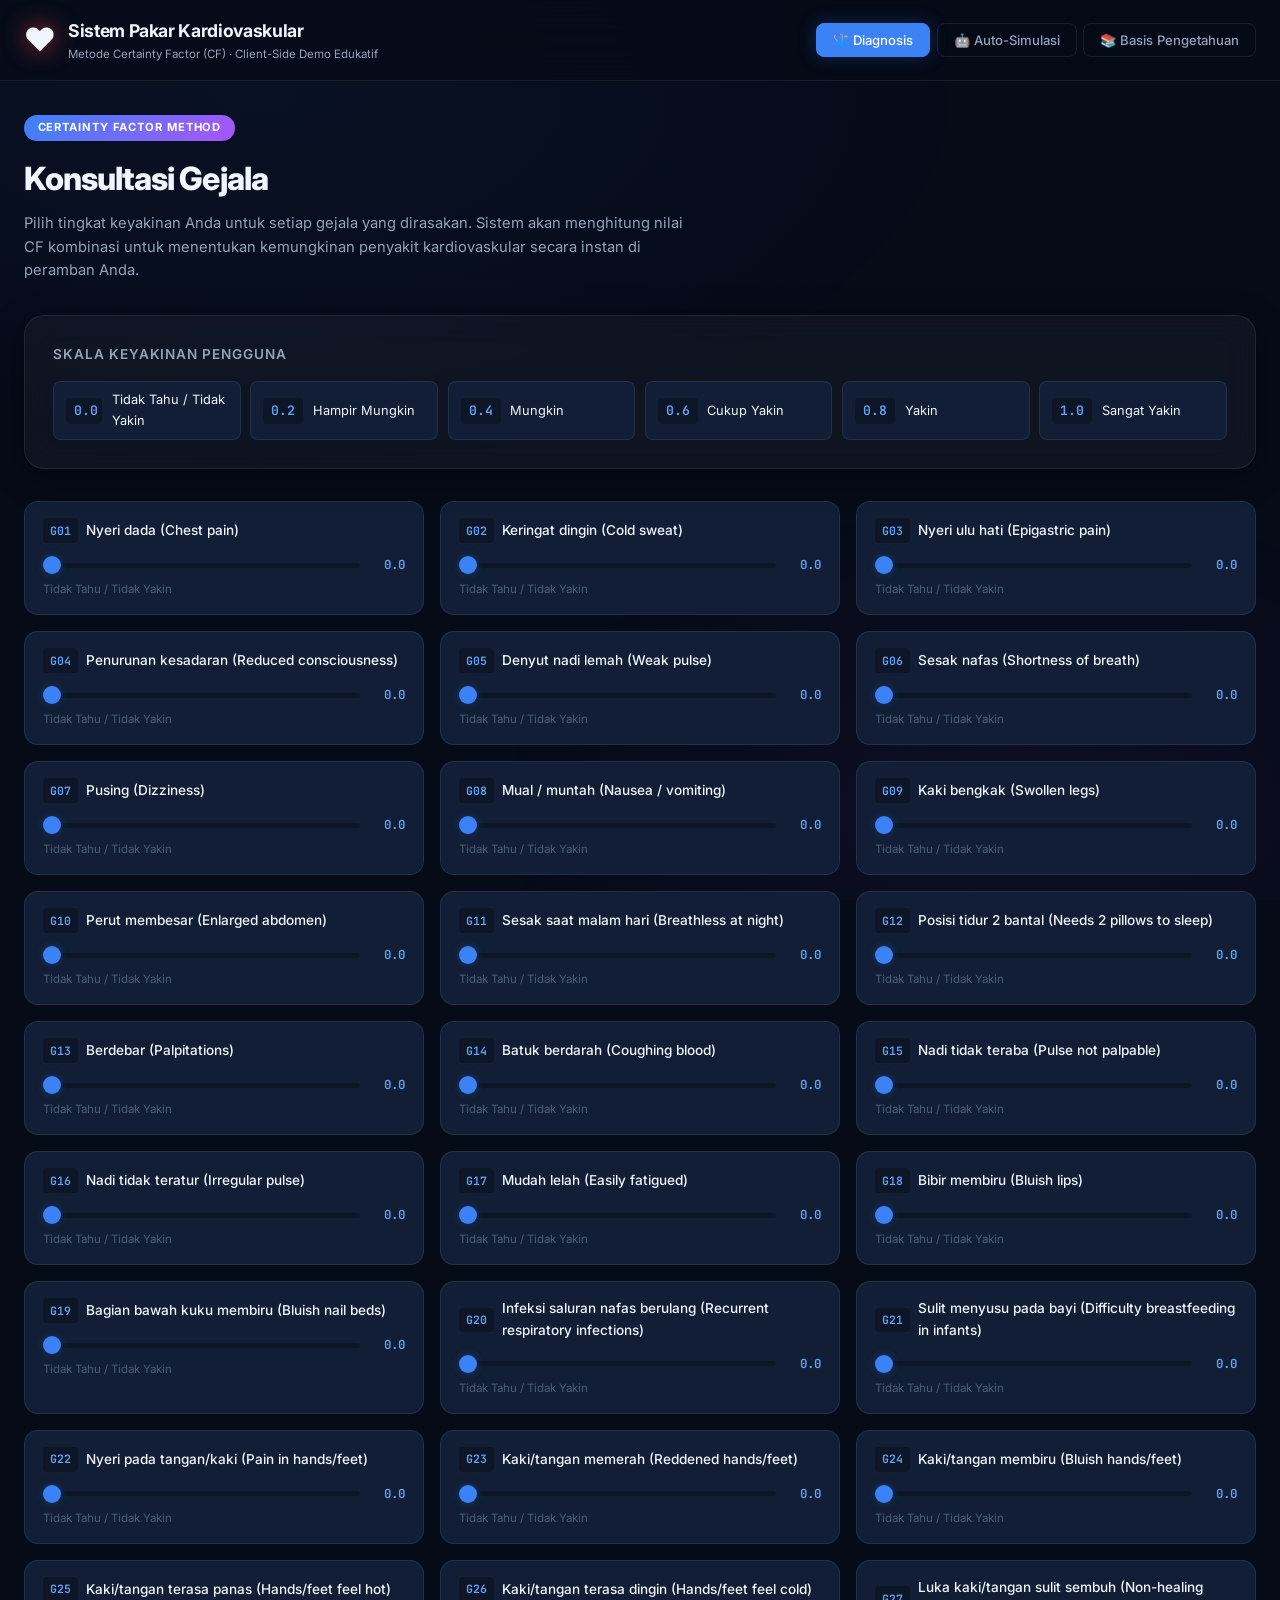
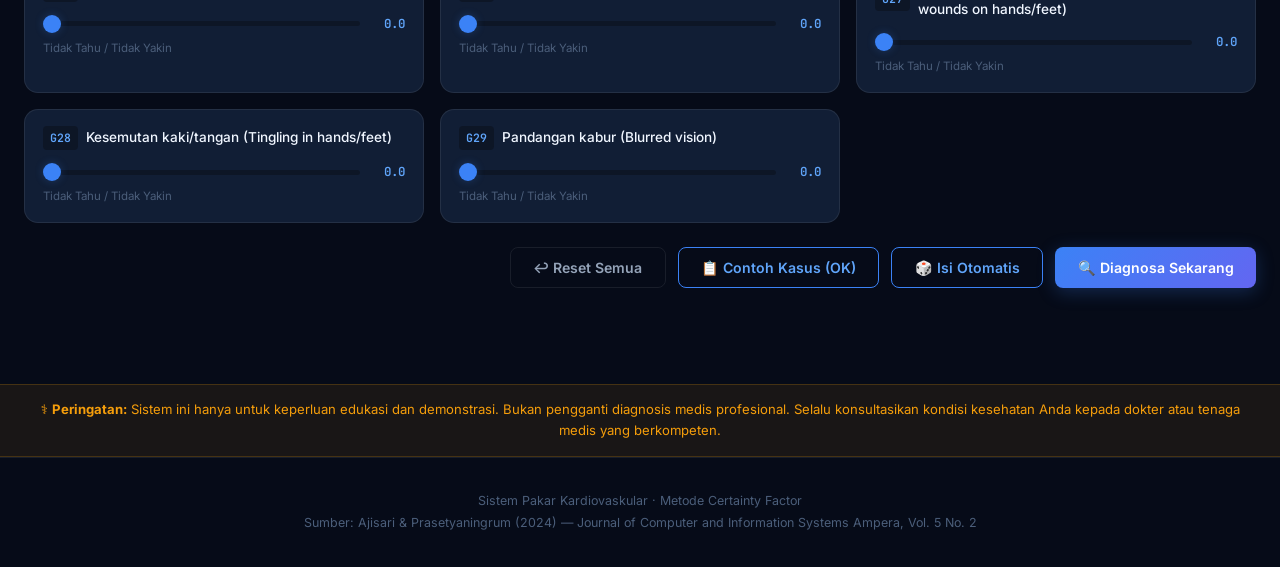
<file: index.html>
<!DOCTYPE html>
<html lang="id">
<head>
  <meta charset="UTF-8" />
  <meta name="viewport" content="width=device-width, initial-scale=1.0" />
  <title>Sistem Pakar Kardiovaskular — Certainty Factor</title>
  <meta name="description" content="Sistem Pakar Diagnosa Penyakit Kardiovaskular menggunakan Metode Certainty Factor. Demo edukatif berbasis penelitian Ajisari & Prasetyaningrum (2024)." />
  <link rel="preconnect" href="https://fonts.googleapis.com" />
  <link href="https://fonts.googleapis.com/css2?family=Inter:wght@300;400;500;600;700;800&family=JetBrains+Mono:wght@400;500&display=swap" rel="stylesheet" />
  <link rel="stylesheet" href="style.css" />
</head>
<body>

<!-- ===================== HEADER ===================== -->
<header class="site-header">
  <div class="header-inner">
    <div class="header-brand">
      <span class="heart-icon">❤</span>
      <div>
        <h1 class="brand-title">Sistem Pakar Kardiovaskular</h1>
        <p class="brand-sub">Metode Certainty Factor (CF) · Client-Side Demo Edukatif</p>
      </div>
    </div>
    <nav class="header-nav">
      <button class="nav-btn active" data-tab="diagnose" id="nav-diagnose">🩺 Diagnosis</button>
      <button class="nav-btn" data-tab="simulate" id="nav-simulate">🤖 Auto-Simulasi</button>
      <button class="nav-btn" data-tab="knowledge" id="nav-knowledge">📚 Basis Pengetahuan</button>
    </nav>
  </div>
</header>

<!-- ===================== MAIN ===================== -->
<main class="site-main">

  <!-- -------- TAB: DIAGNOSE -------- -->
  <section id="tab-diagnose" class="tab-section active">
    <div class="section-hero">
      <div class="hero-badge">Certainty Factor Method</div>
      <h2 class="section-title">Konsultasi Gejala</h2>
      <p class="section-desc">Pilih tingkat keyakinan Anda untuk setiap gejala yang dirasakan. Sistem akan menghitung nilai CF kombinasi untuk menentukan kemungkinan penyakit kardiovaskular secara instan di peramban Anda.</p>
    </div>

    <!-- Confidence legend -->
    <div class="cf-legend glass-card">
      <h3 class="legend-title">Skala Keyakinan Pengguna</h3>
      <div class="legend-grid" id="legend-grid"></div>
    </div>

    <!-- Symptom form -->
    <form id="diagnose-form">
      <div class="symptom-groups" id="symptom-container">
        <!-- Populated by JS -->
      </div>

      <div class="form-actions">
        <button type="button" id="btn-reset" class="btn btn-ghost">↩ Reset Semua</button>
        <button type="button" id="btn-preset-ok" class="btn btn-outline" title="Isi contoh kasus koroner klasik (Status OK: 95.75%)">📋 Contoh Kasus (OK)</button>
        <button type="button" id="btn-random-fill" class="btn btn-outline">🎲 Isi Otomatis</button>
        <button type="submit" id="btn-diagnose" class="btn btn-primary">🔍 Diagnosa Sekarang</button>
      </div>
    </form>

    <!-- Result panel -->
    <div id="result-panel" class="result-panel hidden">
      <div class="result-header">
        <h2 class="result-title">Hasil Diagnosa</h2>
        <span class="result-badge" id="result-badge"></span>
      </div>

      <div class="result-summary glass-card" id="result-summary"></div>

      <div class="cf-bar-section">
        <h3 class="sub-heading">Peringkat Penyakit (CF%)</h3>
        <div id="cf-bars"></div>
      </div>

      <div class="detail-toggle-row">
        <button id="btn-toggle-trace" class="btn btn-outline btn-sm">📊 Tampilkan Perhitungan Detail</button>
      </div>
      <div id="trace-table-section" class="hidden"></div>
    </div>
  </section>

  <!-- -------- TAB: AUTO SIMULATE -------- -->
  <section id="tab-simulate" class="tab-section hidden">
    <div class="section-hero">
      <div class="hero-badge">AI Input Generator</div>
      <h2 class="section-title">Input Otomatis & Simulasi</h2>
      <p class="section-desc">Hasilkan skenario pasien secara otomatis untuk menguji sistem dan mengevaluasi status diagnosis (OK vs Ambigu) pada berbagai kondisi keyakinan.</p>
    </div>

    <!-- Single Simulation -->
    <div class="glass-card sim-card">
      <h3 class="card-title">🎯 Simulasi Tunggal</h3>
      <div class="sim-controls">
        <div class="select-group">
          <label for="sim-mode">Mode Skenario:</label>
          <select id="sim-mode" class="select-input">
            <option value="random">Acak (Random)</option>
            <option value="focused">Terfokus (Focused — Status OK)</option>
            <option value="uncertain">Tidak Pasti (Uncertain — Ambigu)</option>
            <option value="minimal">Minimal (1-3 gejala)</option>
            <option value="contradictory">Kontradiktif (Contradictory — Ambigu)</option>
          </select>
        </div>
        <div class="input-group">
          <label for="sim-seed">Seed (opsional):</label>
          <input type="number" id="sim-seed" class="text-input" placeholder="Kosongkan = acak" min="0" max="9999" />
        </div>
        <button id="btn-single-sim" class="btn btn-primary">⚡ Jalankan Simulasi</button>
      </div>

      <div class="mode-descriptions">
        <div class="mode-desc" data-mode="random"><strong>Acak:</strong> Gejala dipilih secara acak dari semua 29 gejala dengan berbagai tingkat keyakinan.</div>
        <div class="mode-desc" data-mode="focused"><strong>Terfokus:</strong> Sebagian besar gejala berasal dari satu penyakit target dengan tingkat keyakinan tinggi (biasanya menghasilkan Status OK).</div>
        <div class="mode-desc" data-mode="uncertain"><strong>Tidak Pasti:</strong> Banyak gejala dilaporkan, namun semua dengan keyakinan rendah (0.2–0.4). Menghasilkan ambiguitas tinggi.</div>
        <div class="mode-desc" data-mode="minimal"><strong>Minimal:</strong> Hanya 1–3 gejala dilaporkan. Menguji keterbatasan informasi.</div>
        <div class="mode-desc" data-mode="contradictory"><strong>Kontradiktif:</strong> Gejala dari 2 penyakit berbeda dicampur, memicu persaingan antar penyakit (status ambigu).</div>
      </div>

      <div id="single-sim-result" class="sim-result-box hidden"></div>
    </div>

    <!-- Batch Simulation -->
    <div class="glass-card sim-card">
      <h3 class="card-title">📊 Simulasi Batch</h3>
      <div class="sim-controls">
        <div class="input-group">
          <label for="batch-n">Jumlah Simulasi:</label>
          <input type="number" id="batch-n" class="text-input" value="10" min="1" max="50" />
        </div>
        <button id="btn-batch-sim" class="btn btn-primary">🚀 Jalankan Batch</button>
        <button id="btn-export-csv" class="btn btn-outline hidden">📥 Export CSV</button>
      </div>

      <div id="batch-summary" class="batch-summary hidden"></div>
      <div id="batch-table-wrapper" class="table-wrapper hidden">
        <table id="batch-table" class="data-table">
          <thead>
            <tr>
              <th>#</th>
              <th>Mode</th>
              <th>Gejala</th>
              <th>Diagnosis Teratas</th>
              <th>CF%</th>
              <th>Status</th>
            </tr>
          </thead>
          <tbody id="batch-tbody"></tbody>
        </table>
      </div>
    </div>
  </section>

  <!-- -------- TAB: KNOWLEDGE BASE -------- -->
  <section id="tab-knowledge" class="tab-section hidden">
    <div class="section-hero">
      <div class="hero-badge">Knowledge Base</div>
      <h2 class="section-title">Basis Pengetahuan</h2>
      <p class="section-desc">Referensi lengkap basis pengetahuan sistem pakar kardiovaskular berdasarkan jurnal Ajisari & Prasetyaningrum (2024).</p>
    </div>

    <!-- Disease cards -->
    <div class="knowledge-grid" id="disease-cards"></div>

    <!-- Full symptom-disease rules table -->
    <div class="glass-card" style="margin-top:2rem;">
      <h3 class="card-title">Tabel Aturan (CF Pakar)</h3>
      <div class="table-wrapper">
        <table class="data-table compact" id="rules-table">
          <thead id="rules-thead"></thead>
          <tbody id="rules-tbody"></tbody>
        </table>
      </div>
    </div>
  </section>

</main>

<!-- ===================== DISCLAIMER ===================== -->
<div class="disclaimer">
  ⚕️ <strong>Peringatan:</strong> Sistem ini hanya untuk keperluan edukasi dan demonstrasi. Bukan pengganti diagnosis medis profesional. Selalu konsultasikan kondisi kesehatan Anda kepada dokter atau tenaga medis yang berkompeten.
</div>

<!-- ===================== FOOTER ===================== -->
<footer class="site-footer">
  <p>Sistem Pakar Kardiovaskular · Metode Certainty Factor</p>
  <p>Sumber: Ajisari & Prasetyaningrum (2024) — Journal of Computer and Information Systems Ampera, Vol. 5 No. 2</p>
</footer>

<!-- Loading overlay -->
<div id="loading-overlay" class="loading-overlay hidden">
  <div class="loading-spinner"></div>
  <p>Memproses...</p>
</div>

<script src="app.js"></script>
</body>
</html>
</file>
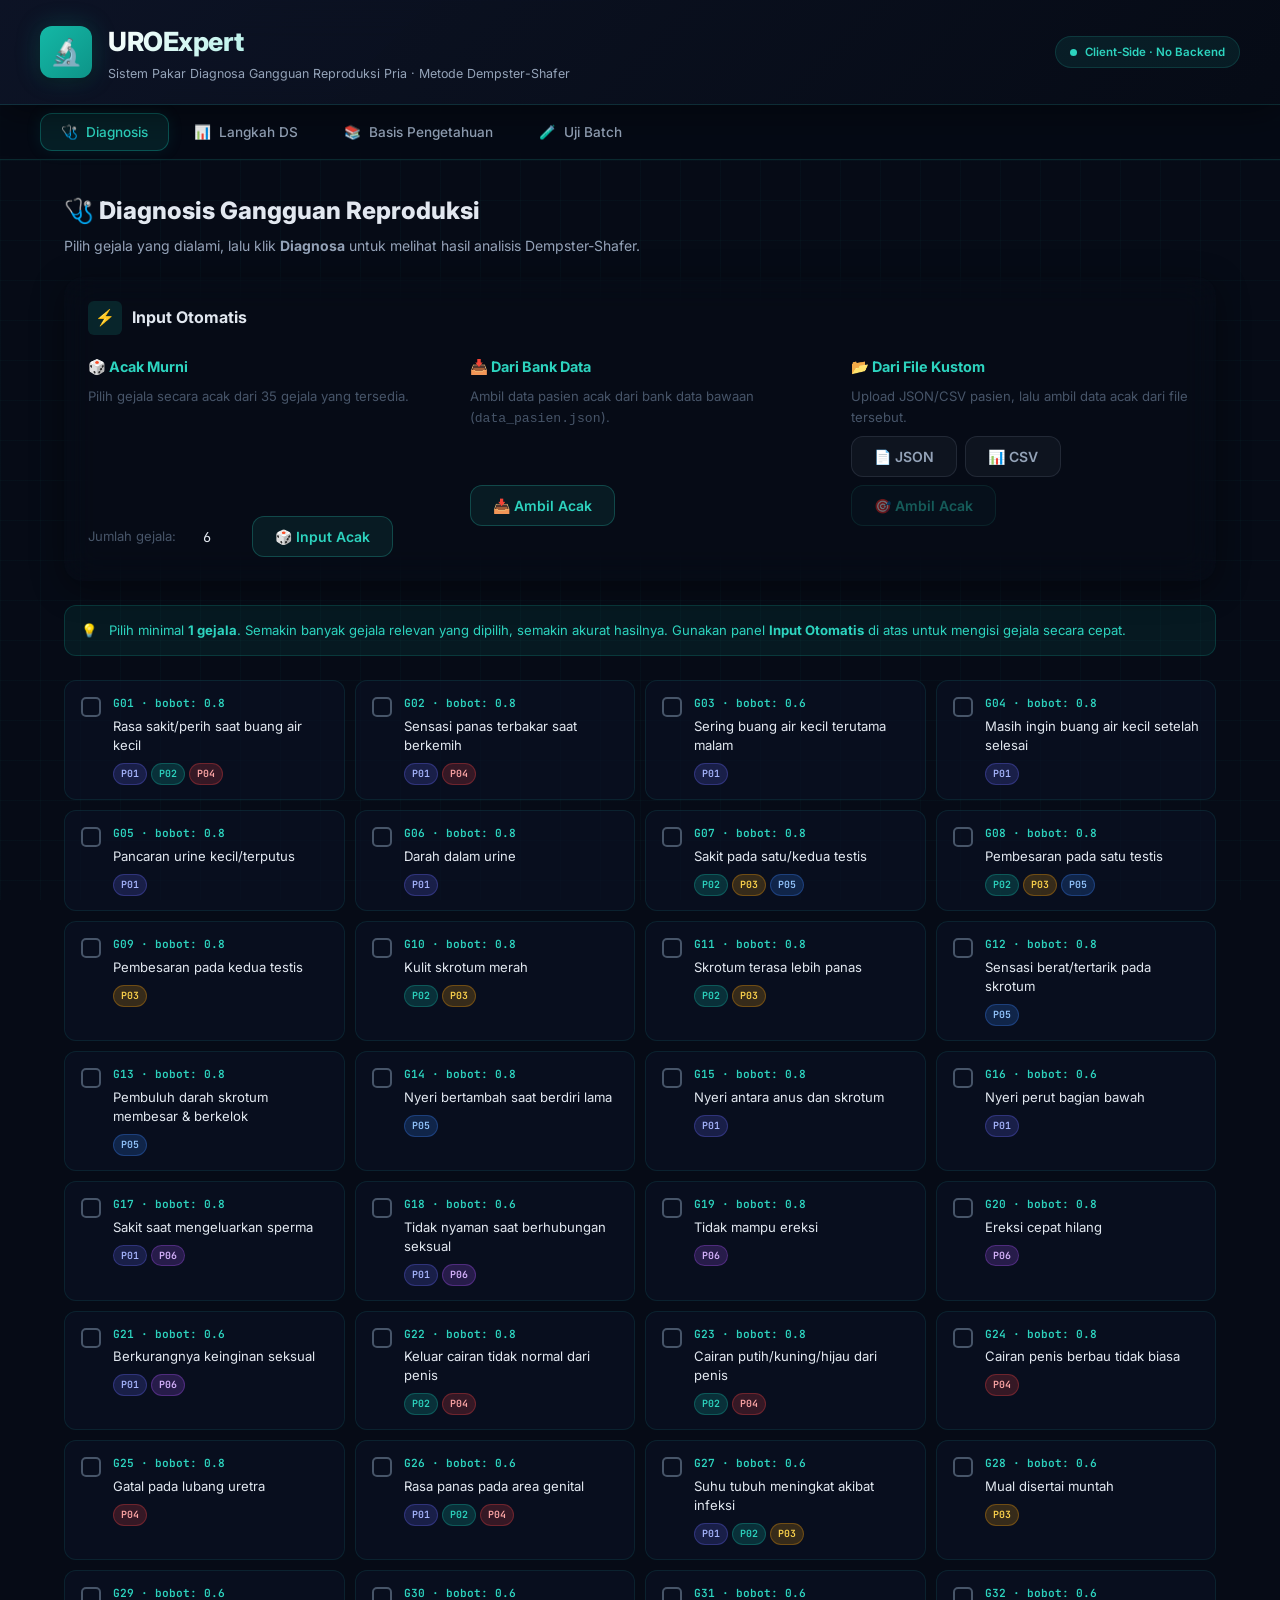
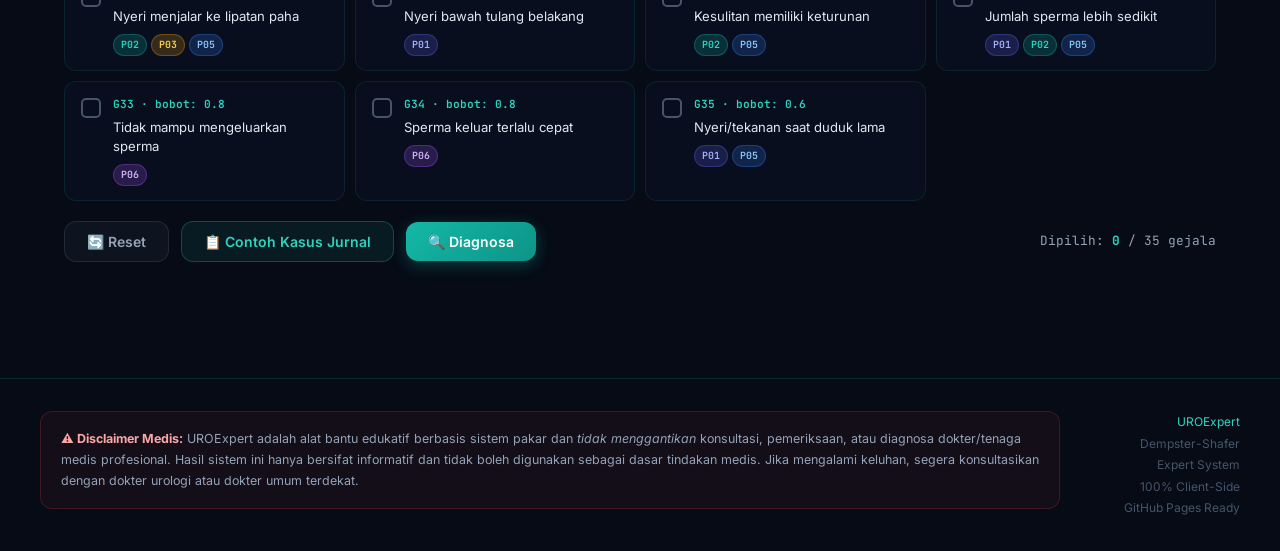
<file: UROExpert/index.html>
<!DOCTYPE html>
<html lang="id">
<head>
  <meta charset="UTF-8" />
  <meta name="viewport" content="width=device-width, initial-scale=1.0" />
  <title>UROExpert — Sistem Pakar Gangguan Reproduksi Pria</title>
  <meta name="description" content="Sistem pakar berbasis Dempster-Shafer untuk diagnosa gangguan reproduksi pria. 100% client-side." />
  <link rel="stylesheet" href="style.css" />
  <script src="dempster_shafer.js" defer></script>
</head>
<body>

<!-- ═══════════════════════════════ HEADER ═══════════════════════════════ -->
<header>
  <div class="header-inner">
    <div class="logo-icon">🔬</div>
    <div class="logo-text">
      <h1>UROExpert</h1>
      <p>Sistem Pakar Diagnosa Gangguan Reproduksi Pria · Metode Dempster-Shafer</p>
    </div>
    <div class="header-badge">
      <div class="badge-dot"></div>
      Client-Side · No Backend
    </div>
  </div>
</header>

<!-- ═══════════════════════════════ TABS ═════════════════════════════════ -->
<nav class="nav-tabs" role="navigation" aria-label="Tab navigasi">
  <div class="nav-tabs-inner">
    <button class="tab-btn active" data-tab="diagnosis" onclick="switchTab('diagnosis')">
      🩺 <span class="tab-label">Diagnosis</span>
    </button>
    <button class="tab-btn" data-tab="stepbystep" onclick="switchTab('stepbystep')">
      📊 <span class="tab-label">Langkah DS</span>
    </button>
    <button class="tab-btn" data-tab="knowledge" onclick="switchTab('knowledge')">
      📚 <span class="tab-label">Basis Pengetahuan</span>
    </button>
    <button class="tab-btn" data-tab="batch" onclick="switchTab('batch')">
      🧪 <span class="tab-label">Uji Batch</span>
    </button>
  </div>
</nav>

<!-- ═══════════════════════════════ MAIN ═════════════════════════════════ -->
<main>

  <!-- ──────────────────── TAB 1: DIAGNOSIS ──────────────────── -->
  <div id="tab-diagnosis" class="tab-panel active">

    <div class="section-header">
      <h2>🩺 Diagnosis Gangguan Reproduksi</h2>
      <p>Pilih gejala yang dialami, lalu klik <strong>Diagnosa</strong> untuk melihat hasil analisis Dempster-Shafer.</p>
    </div>

    <!-- ─── PANEL INPUT OTOMATIS ─── -->
    <div class="auto-input-panel card mb-24">
      <div class="card-title"><div class="icon">⚡</div>Input Otomatis</div>

      <div class="auto-input-row">

        <!-- Kolom 1: Input Acak Murni -->
        <div class="auto-col">
          <div class="auto-col-label">🎲 Acak Murni</div>
          <p class="text-sm text-muted">Pilih gejala secara acak dari 35 gejala yang tersedia.</p>
          <div class="auto-controls">
            <label class="text-sm text-muted">Jumlah gejala:</label>
            <input type="number" id="random-n" value="6" min="1" max="35" class="num-input">
            <button class="btn btn-secondary" onclick="inputAcakMurni()">🎲 Input Acak</button>
          </div>
        </div>

        <div class="auto-divider"></div>

        <!-- Kolom 2: Dari Bank Data Bawaan -->
        <div class="auto-col">
          <div class="auto-col-label">📥 Dari Bank Data</div>
          <p class="text-sm text-muted">Ambil data pasien acak dari bank data bawaan (<code>data_pasien.json</code>).</p>
          <div class="auto-controls">
            <button class="btn btn-secondary" onclick="acakDariBankData()">📥 Ambil Acak</button>
          </div>
          <div id="bankdata-status" class="auto-status"></div>
        </div>

        <div class="auto-divider"></div>

        <!-- Kolom 3: Upload & Acak dari File -->
        <div class="auto-col">
          <div class="auto-col-label">📂 Dari File Kustom</div>
          <p class="text-sm text-muted">Upload JSON/CSV pasien, lalu ambil data acak dari file tersebut.</p>
          <div class="auto-controls">
            <button class="btn btn-ghost" onclick="document.getElementById('diag-input-json').click()">📄 JSON</button>
            <button class="btn btn-ghost" onclick="document.getElementById('diag-input-csv').click()">📊 CSV</button>
            <button class="btn btn-secondary" id="btn-acak-file" onclick="acakDariFileDiag()" disabled>🎯 Ambil Acak</button>
          </div>
          <input type="file" id="diag-input-json" accept=".json" style="display:none" onchange="loadFileDiagJSON(event)">
          <input type="file" id="diag-input-csv"  accept=".csv"  style="display:none" onchange="loadFileDiagCSV(event)">
          <div id="file-diag-status" class="auto-status"></div>
        </div>

      </div>

      <!-- Info pasien yang sedang dimuat -->
      <div id="auto-loaded-info" class="auto-loaded-info" style="display:none">
        <span class="auto-loaded-icon">👤</span>
        <span id="auto-loaded-text"></span>
        <button class="btn btn-ghost" style="margin-left:auto;padding:4px 12px;font-size:0.75rem" onclick="jalankanDiagnosa()">🔍 Langsung Diagnosa</button>
      </div>
    </div>

    <!-- Info banner -->
    <div class="info-banner teal mb-24">
      <span>💡</span>
      <span>Pilih minimal <strong>1 gejala</strong>. Semakin banyak gejala relevan yang dipilih, semakin akurat hasilnya. Gunakan panel <strong>Input Otomatis</strong> di atas untuk mengisi gejala secara cepat.</span>
    </div>

    <!-- Symptom grid — akan di-render oleh JS -->
    <div id="symptom-grid" class="symptom-grid" role="group" aria-label="Daftar gejala"></div>

    <!-- Action bar -->
    <div class="action-bar">
      <button class="btn btn-ghost" onclick="resetGejala()">🔄 Reset</button>
      <button class="btn btn-secondary" onclick="loadKasusJurnal()">📋 Contoh Kasus Jurnal</button>
      <button class="btn btn-primary" id="btn-diagnosa" onclick="jalankanDiagnosa()">
        🔍 Diagnosa
      </button>
      <div class="counter-badge">Dipilih: <span id="count-selected">0</span> / 35 gejala</div>
    </div>

    <!-- ─── RESULT SECTION ─── -->
    <div id="result-section">

      <!-- Top diagnosis -->
      <div id="top-diagnosis-box" class="top-diagnosis slide-up">
        <div class="top-label">⚕️ Diagnosa Utama</div>
        <div id="top-name" class="top-name">—</div>
        <div id="top-pct" class="top-pct">—</div>
        <div id="top-desc" class="top-desc">—</div>
      </div>

      <div class="grid-2 mb-24">
        <!-- Bar Chart -->
        <div class="card slide-up" style="animation-delay:0.1s">
          <div class="card-title">
            <div class="icon">📊</div>
            Nilai Massa Final (m)
          </div>
          <div id="bar-list" class="bar-list"></div>
        </div>

        <!-- Belief & Plausibility Table -->
        <div class="card slide-up" style="animation-delay:0.15s">
          <div class="card-title">
            <div class="icon">📐</div>
            Belief &amp; Plausibility
          </div>
          <div style="overflow-x:auto">
            <table class="bp-table" id="bp-table">
              <thead>
                <tr>
                  <th>Penyakit</th>
                  <th>Bel(A)</th>
                  <th>Pl(A)</th>
                  <th>Interval</th>
                </tr>
              </thead>
              <tbody id="bp-tbody"></tbody>
            </table>
          </div>
        </div>
      </div>

      <!-- DS Steps Accordion -->
      <div class="card slide-up" style="animation-delay:0.2s; margin-bottom:24px;">
        <div class="card-title">
          <div class="icon">⚙️</div>
          Langkah-Langkah Dempster-Shafer
          <button class="btn btn-ghost" style="margin-left:auto;padding:6px 14px;font-size:0.75rem;"
            onclick="toggleAllSteps()">Buka/Tutup Semua</button>
        </div>

        <div class="formula-block mb-16">
          <span class="hl">Aturan Kombinasi:</span><br>
          m₁₂(Z) = <span class="hl">Σ</span><sub>X∩Y=Z</sub> m₁(X)·m₂(Y)  /  (1 − K)<br>
          K = <span class="hl-warn">Σ</span><sub>X∩Y=∅</sub> m₁(X)·m₂(Y)  <span style="color:#475569">← faktor konflik</span>
        </div>

        <div id="steps-accordion" class="steps-accordion"></div>
      </div>

      <!-- Rekomendasi -->
      <div class="card slide-up" style="animation-delay:0.25s;">
        <div class="card-title">
          <div class="icon">💊</div>
          Rekomendasi Penanganan
        </div>
        <div id="rekomendasi-list"></div>
        <div class="info-banner warn" style="margin-top:16px;margin-bottom:0;">
          <span>⚠️</span>
          <span>Rekomendasi di atas hanya bersifat informatif. Selalu konsultasikan kondisi Anda dengan dokter atau tenaga medis profesional.</span>
        </div>
      </div>

    </div><!-- /result-section -->

  </div><!-- /tab-diagnosis -->

  <!-- ──────────────────── TAB 2: LANGKAH DS ──────────────────── -->
  <div id="tab-stepbystep" class="tab-panel">

    <div class="section-header">
      <h2>📊 Langkah Dempster-Shafer Step-by-Step</h2>
      <p>Navigasi setiap langkah kombinasi massa secara interaktif.</p>
    </div>

    <div id="sbs-empty" class="empty-state card">
      <div class="icon">🧮</div>
      <h3>Belum ada hasil diagnosa</h3>
      <p>Jalankan diagnosa pada tab <strong>Diagnosis</strong> terlebih dahulu untuk melihat visualisasi langkah-langkah Dempster-Shafer.</p>
    </div>

    <div id="sbs-main" style="display:none;">

      <!-- Navigation -->
      <div class="sbs-nav">
        <button class="btn btn-ghost" id="btn-prev" onclick="sbsNav(-1)" disabled>← Sebelumnya</button>
        <button class="btn btn-ghost" id="btn-next" onclick="sbsNav(+1)">Berikutnya →</button>
        <div class="step-indicator">Langkah <span id="sbs-current">1</span> / <span id="sbs-total">1</span></div>
      </div>

      <!-- Step content -->
      <div id="sbs-content"></div>

      <!-- Final result box -->
      <div class="card" id="sbs-final" style="margin-top:20px;display:none;">
        <div class="card-title"><div class="icon">🏆</div>Massa Final (Semua Langkah Selesai)</div>
        <div id="sbs-final-table"></div>
      </div>

    </div>

  </div><!-- /tab-stepbystep -->

  <!-- ──────────────────── TAB 3: BASIS PENGETAHUAN ──────────────────── -->
  <div id="tab-knowledge" class="tab-panel">

    <div class="section-header">
      <h2>📚 Basis Pengetahuan</h2>
      <p>Data penyakit, gejala, dan bobot belief pakar yang digunakan oleh sistem.</p>
    </div>

    <!-- Disease cards -->
    <div class="disease-grid" id="disease-grid"></div>

    <!-- Gejala × Penyakit Matrix -->
    <div class="card">
      <div class="card-title">
        <div class="icon">📋</div>
        Matriks Gejala × Penyakit
        <span class="text-muted text-sm" style="margin-left:8px;font-weight:400;">(G01–G35 × P01–P06 dengan bobot belief)</span>
      </div>
      <div class="matrix-wrap">
        <table class="kb-matrix" id="kb-matrix">
          <thead>
            <tr id="kb-matrix-header"></tr>
          </thead>
          <tbody id="kb-matrix-body"></tbody>
        </table>
      </div>
    </div>

    <!-- Formula explanation -->
    <div class="card" style="margin-top:20px;">
      <div class="card-title"><div class="icon">📐</div>Penjelasan Metode</div>
      <div class="grid-2">
        <div>
          <p class="text-sm text-muted mb-8"><strong style="color:var(--text-primary)">Fungsi Massa Dasar</strong></p>
          <div class="formula-block">
            m{A} = <span class="hl">belief</span> (bobot pakar)<br>
            m{Θ} = <span class="hl">1 − belief</span> (ketidakpastian)<br>
            di mana A = set penyakit terkait gejala
          </div>
          <p class="text-sm text-muted mb-8"><strong style="color:var(--text-primary)">Aturan Kombinasi Dempster</strong></p>
          <div class="formula-block">
            m₁₂(Z) = <span class="hl">Σ<sub>X∩Y=Z</sub></span> m₁(X)·m₂(Y) / (1−K)<br>
            K = <span class="hl-warn">Σ<sub>X∩Y=∅</sub></span> m₁(X)·m₂(Y)
          </div>
        </div>
        <div>
          <p class="text-sm text-muted mb-8"><strong style="color:var(--text-primary)">Belief &amp; Plausibility</strong></p>
          <div class="formula-block">
            Bel(A) = <span class="hl">Σ<sub>B⊆A</sub></span> m(B)<br>
            Pl(A)  = <span class="hl">Σ<sub>B∩A≠∅</sub></span> m(B)<br><br>
            <span style="color:#475569">Bel(A) ≤ kemungkinan sebenarnya ≤ Pl(A)</span>
          </div>
          <p class="text-sm text-muted mb-8"><strong style="color:var(--text-primary)">Frame of Discernment (Θ)</strong></p>
          <div class="formula-block">
            Θ = {P01, P02, P03, P04, P05, P06}<br>
            <span style="color:#475569">= himpunan semua hipotesis yang mungkin</span>
          </div>
        </div>
      </div>
    </div>

  </div><!-- /tab-knowledge -->

  <!-- ──────────────────── TAB 4: UJI BATCH ──────────────────── -->
  <div id="tab-batch" class="tab-panel">

    <div class="section-header">
      <h2>🧪 Pengujian Batch</h2>
      <p>Muat data pasien dari bank data bawaan, JSON, atau CSV — lalu uji akurasi sistem secara massal.</p>
    </div>

    <!-- ─── A. LOAD DATA ─── -->
    <div class="card mb-24">
      <div class="card-title"><div class="icon">📂</div>Muat Data Pasien</div>

      <div class="load-btn-row">
        <button class="btn btn-secondary" onclick="muatBankData()">📥 Muat Bank Data Bawaan</button>
        <button class="btn btn-ghost" onclick="document.getElementById('input-json').click()">📄 Upload JSON</button>
        <button class="btn btn-ghost" onclick="document.getElementById('input-csv').click()">📊 Upload CSV</button>
        <a id="link-dl-json" href="data_pasien.json" download="data_pasien.json" class="btn btn-ghost">⬇ Unduh JSON</a>
        <a id="link-dl-csv"  href="data_pasien.csv"  download="data_pasien.csv"  class="btn btn-ghost">⬇ Unduh CSV</a>
      </div>
      <input type="file" id="input-json" accept=".json" style="display:none" onchange="handleUploadJSON(event)">
      <input type="file" id="input-csv"  accept=".csv"  style="display:none" onchange="handleUploadCSV(event)">

      <div id="load-status" class="load-status"></div>

      <!-- Format hint -->
      <div class="format-hint">
        <strong>Format JSON:</strong>
        <code>[{"id":"P001","nama":"...","usia":30,"gejala":["G01","G07"]}]</code>
        — field <code>diagnosa_aktual</code> opsional (untuk hitung akurasi)<br>
        <strong>Format CSV:</strong>
        <code>id,nama,usia,gejala</code> — kolom <code>gejala</code> dipisahkan spasi: <code>G01 G07 G10</code>
      </div>

      <!-- Preview tabel -->
      <div id="preview-wrap" style="display:none;margin-top:16px;">
        <div style="display:flex;align-items:center;justify-content:space-between;margin-bottom:10px;">
          <span class="text-sm text-muted">Preview data (<span id="preview-count">0</span> pasien)</span>
          <button class="btn btn-primary" id="btn-run-batch" onclick="jalankanBatch()" style="padding:8px 20px;">
            🚀 Jalankan Pengujian
          </button>
        </div>
        <div class="preview-table-wrap">
          <table class="batch-table" id="preview-table">
            <thead id="preview-thead">
              <tr>
                <th>ID</th><th>Nama</th><th>Usia</th><th>Gejala</th><th>Info / Status</th>
              </tr>
            </thead>
            <tbody id="preview-tbody"></tbody>
          </table>
        </div>
      </div>
    </div>

    <!-- ─── B. HASIL BATCH (muncul setelah dijalankan) ─── -->
    <div id="batch-result" style="display:none;">

      <!-- Banner mode: jika ada/tidak ada label aktual -->
      <div id="batch-mode-banner" class="info-banner mb-24"></div>

      <!-- Summary stat cards — untuk data tanpa label (data uji murni) -->
      <div id="unlabeled-section" style="display:none;">
        <div class="stat-grid">
          <div class="stat-card">
            <div class="stat-num" id="stat-u-total">0</div>
            <div class="stat-label">Total Data Uji</div>
          </div>
          <div class="stat-card success">
            <div class="stat-num" id="stat-u-terdiagnosa">0</div>
            <div class="stat-label">Terdiagnosa</div>
          </div>
          <div class="stat-card accent">
            <div class="stat-num" id="stat-u-rerata">0%</div>
            <div class="stat-label">Rerata Kepercayaan</div>
          </div>
          <div class="stat-card">
            <div class="stat-num" id="stat-u-dominan" style="font-size:1.4rem;color:var(--text-primary);padding-top:4px;">—</div>
            <div class="stat-label">Diagnosis Terbanyak</div>
          </div>
        </div>
      </div>

      <!-- Summary stat cards — hanya tampil jika ada label -->
      <div id="accuracy-section">
        <div class="stat-grid">
          <div class="stat-card">
            <div class="stat-num" id="stat-total">0</div>
            <div class="stat-label">Total Data</div>
          </div>
          <div class="stat-card success">
            <div class="stat-num" id="stat-benar">0</div>
            <div class="stat-label">Prediksi Benar</div>
          </div>
          <div class="stat-card danger">
            <div class="stat-num" id="stat-salah">0</div>
            <div class="stat-label">Prediksi Salah</div>
          </div>
          <div class="stat-card accent">
            <div class="stat-num" id="stat-akurasi">0%</div>
            <div class="stat-label">Akurasi Sistem</div>
          </div>
        </div>

        <!-- Per-disease accuracy bars -->
        <div class="card mb-24">
          <div class="card-title"><div class="icon">📉</div>Akurasi per Penyakit</div>
          <div id="disease-accuracy-bars"></div>
        </div>

        <!-- Confusion Matrix -->
        <div class="card mb-24">
          <div class="card-title">
            <div class="icon">🔲</div>Confusion Matrix
            <span class="text-muted text-sm" style="margin-left:8px;font-weight:400;">Baris = Aktual · Kolom = Prediksi</span>
          </div>
          <div style="overflow-x:auto;">
            <table class="confusion-matrix" id="confusion-matrix-table"></table>
          </div>
        </div>
      </div>

      <!-- Distribusi prediksi (selalu tampil) -->
      <div class="card mb-24">
        <div class="card-title"><div class="icon">📊</div>Distribusi Prediksi Sistem</div>
        <div id="pred-dist-bars"></div>
      </div>

      <!-- Tabel detail hasil -->
      <div class="card">
        <div class="card-title">
          <div class="icon">📋</div>Hasil Detail per Pasien
          <button class="btn btn-ghost" id="btn-export-csv" onclick="exportHasilCSV()"
            style="margin-left:auto;padding:7px 16px;font-size:0.78rem;">⬇ Export Hasil CSV</button>
        </div>
        <div style="overflow-x:auto;">
          <table class="batch-table batch-result-table" id="result-table">
            <thead id="result-thead"></thead>
            <tbody id="result-tbody"></tbody>
          </table>
        </div>
      </div>

    </div><!-- /batch-result -->

  </div><!-- /tab-batch -->

</main>

<!-- ═══════════════════════════════ FOOTER ═══════════════════════════════ -->
<footer>
  <div class="footer-inner">
    <div class="disclaimer">
      <strong>⚠️ Disclaimer Medis:</strong> UROExpert adalah alat bantu edukatif berbasis sistem pakar dan <em>tidak menggantikan</em> konsultasi, pemeriksaan, atau diagnosa dokter/tenaga medis profesional. Hasil sistem ini hanya bersifat informatif dan tidak boleh digunakan sebagai dasar tindakan medis. Jika mengalami keluhan, segera konsultasikan dengan dokter urologi atau dokter umum terdekat.
    </div>
    <div class="footer-info">
      <span>UROExpert</span><br>
      Dempster-Shafer<br>
      Expert System<br>
      100% Client-Side<br>
      GitHub Pages Ready
    </div>
  </div>
</footer>

<!-- ═══════════════════════════════ SCRIPTS ═══════════════════════════════ -->
<script>
// ─────────────────────────────────────────────────────────────
//  Warna dan deskripsi per penyakit (untuk UI)
// ─────────────────────────────────────────────────────────────
const PENYAKIT_META = {
  P01: { icon:'🔴', color:'#a5b4fc', bg:'rgba(99,102,241,0.15)', border:'rgba(99,102,241,0.3)',  desc:'Peradangan kelenjar prostat, sering menyebabkan nyeri saat berkemih dan gangguan saluran kemih.' },
  P02: { icon:'🟡', color:'#2dd4bf', bg:'rgba(20,184,166,0.15)', border:'rgba(20,184,166,0.3)',  desc:'Peradangan epididimis (saluran di belakang testis), umumnya akibat infeksi bakteri.' },
  P03: { icon:'🟠', color:'#fcd34d', bg:'rgba(245,158,11,0.15)', border:'rgba(245,158,11,0.3)',  desc:'Peradangan testis, dapat disebabkan oleh virus (misalnya gondongan) atau bakteri.' },
  P04: { icon:'🔴', color:'#fca5a5', bg:'rgba(239,68,68,0.15)',  border:'rgba(239,68,68,0.3)',   desc:'Peradangan uretra (saluran kencing), sering ditandai dengan keluarnya cairan tidak normal.' },
  P05: { icon:'🔵', color:'#93c5fd', bg:'rgba(59,130,246,0.15)', border:'rgba(59,130,246,0.3)',  desc:'Pembengkakan pembuluh darah vena di skrotum, dapat memengaruhi kesuburan pria.' },
  P06: { icon:'🟣', color:'#d8b4fe', bg:'rgba(168,85,247,0.15)', border:'rgba(168,85,247,0.3)',  desc:'Ketidakmampuan atau kesulitan mencapai/mempertahankan ereksi yang cukup untuk aktivitas seksual.' },
};

// State aplikasi
let gejalaTerpilih   = new Set();  // kode gejala yang dipilih user
let hasilDiagnosa    = null;       // objek hasil DS.diagnosa(...)
let sbsStepIndex     = 0;          // indeks langkah step-by-step
let allStepsOpen     = false;      // toggle accordion semua langkah

// ─────────────────────────────────────────────────────────────
//  INISIALISASI — tunggu DS siap
// ─────────────────────────────────────────────────────────────
document.addEventListener('DOMContentLoaded', () => {
  renderSymptomGrid();
  renderDiseaseCards();
  renderKBMatrix();
});

// ─────────────────────────────────────────────────────────────
//  TAB NAVIGATION
// ─────────────────────────────────────────────────────────────
function switchTab(tabName) {
  document.querySelectorAll('.tab-panel').forEach(p => p.classList.remove('active'));
  document.querySelectorAll('.tab-btn').forEach(b => b.classList.remove('active'));
  document.getElementById('tab-' + tabName).classList.add('active');
  document.querySelector(`[data-tab="${tabName}"]`).classList.add('active');

  // Jika pindah ke step-by-step, render konten
  if (tabName === 'stepbystep' && hasilDiagnosa) {
    renderSBSStep(sbsStepIndex);
  }
}

// ─────────────────────────────────────────────────────────────
//  TAB 1: DIAGNOSIS
// ─────────────────────────────────────────────────────────────

/** Render grid checkbox gejala */
function renderSymptomGrid() {
  const grid = document.getElementById('symptom-grid');
  grid.innerHTML = '';

  for (const [kode, data] of Object.entries(DS.GEJALA)) {
    const [nama, penyakitSet, belief] = data;
    const card = document.createElement('div');
    card.className = 'symptom-card';
    card.id = 'card-' + kode;
    card.setAttribute('role', 'checkbox');
    card.setAttribute('aria-checked', 'false');
    card.setAttribute('tabindex', '0');
    card.onclick = () => toggleGejala(kode);
    card.onkeydown = (e) => { if (e.key === ' ' || e.key === 'Enter') toggleGejala(kode); };

    // Tags penyakit terkait
    const tags = [...penyakitSet].sort().map(p =>
      `<span class="stag stag-${p}">${p}</span>`
    ).join('');

    card.innerHTML = `
      <div class="symptom-check" id="check-${kode}"></div>
      <div class="symptom-content">
        <div class="symptom-code">${kode} · bobot: ${belief.toFixed(1)}</div>
        <div class="symptom-name">${nama}</div>
        <div class="symptom-tags">${tags}</div>
      </div>
    `;
    grid.appendChild(card);
  }
}

/** Toggle pilihan gejala */
function toggleGejala(kode) {
  if (gejalaTerpilih.has(kode)) {
    gejalaTerpilih.delete(kode);
    document.getElementById('card-' + kode).classList.remove('selected');
    document.getElementById('card-' + kode).setAttribute('aria-checked', 'false');
  } else {
    gejalaTerpilih.add(kode);
    document.getElementById('card-' + kode).classList.add('selected');
    document.getElementById('card-' + kode).setAttribute('aria-checked', 'true');
  }
  document.getElementById('count-selected').textContent = gejalaTerpilih.size;
}

/** Reset semua pilihan */
function resetGejala() {
  gejalaTerpilih.forEach(kode => {
    document.getElementById('card-' + kode).classList.remove('selected');
    document.getElementById('card-' + kode).setAttribute('aria-checked', 'false');
  });
  gejalaTerpilih.clear();
  document.getElementById('count-selected').textContent = '0';
  document.getElementById('result-section').classList.remove('visible');
  hasilDiagnosa = null;
  // Sembunyikan info loaded
  document.getElementById('auto-loaded-info').style.display = 'none';
}

/** Muat kasus contoh dari jurnal */
function loadKasusJurnal() {
  resetGejala();
  DS.KASUS_JURNAL.forEach(kode => {
    gejalaTerpilih.add(kode);
    document.getElementById('card-' + kode).classList.add('selected');
    document.getElementById('card-' + kode).setAttribute('aria-checked', 'true');
  });
  document.getElementById('count-selected').textContent = gejalaTerpilih.size;
  document.getElementById('symptom-grid').scrollIntoView({ behavior: 'smooth', block: 'start' });
}

// ─────────────────────────────────────────────────────────────
//  INPUT OTOMATIS (Tab 1)
// ─────────────────────────────────────────────────────────────

/** Terapkan daftar gejala ke grid dan tampilkan info pasien */
function terapkanGejala(gejalaList, info) {
  resetGejala();
  const gejalaValid = gejalaList.filter(g => DS.GEJALA[g]);
  gejalaValid.forEach(kode => {
    gejalaTerpilih.add(kode);
    document.getElementById('card-' + kode).classList.add('selected');
    document.getElementById('card-' + kode).setAttribute('aria-checked', 'true');
  });
  document.getElementById('count-selected').textContent = gejalaTerpilih.size;

  // Tampilkan info pasien
  const infoBox  = document.getElementById('auto-loaded-info');
  const infoText = document.getElementById('auto-loaded-text');
  infoText.textContent = info;
  infoBox.style.display = 'flex';

  // Scroll ke grid
  document.getElementById('symptom-grid').scrollIntoView({ behavior: 'smooth', block: 'start' });
}

/** 🎲 Input Acak Murni */
function inputAcakMurni() {
  const n = Math.min(35, Math.max(1, parseInt(document.getElementById('random-n').value) || 6));
  const semuaKode = Object.keys(DS.GEJALA);
  // Fisher-Yates shuffle kemudian ambil n pertama
  const shuffled = [...semuaKode];
  for (let i = shuffled.length - 1; i > 0; i--) {
    const j = Math.floor(Math.random() * (i + 1));
    [shuffled[i], shuffled[j]] = [shuffled[j], shuffled[i]];
  }
  const dipilih = shuffled.slice(0, n);
  terapkanGejala(dipilih, `🎲 Acak murni — ${n} gejala dipilih secara random dari 35 gejala.`);
}

/** Data file yang di-upload di panel diagnosis */
let fileDiagData = [];

/** 📥 Ambil data acak dari bank data bawaan */
async function acakDariBankData() {
  const statusEl = document.getElementById('bankdata-status');
  statusEl.textContent = '⏳ Memuat...';
  statusEl.className = 'auto-status loading';
  try {
    const res = await fetch('data_pasien.json');
    if (!res.ok) throw new Error('HTTP ' + res.status);
    const data = await res.json();
    const pasien = data[Math.floor(Math.random() * data.length)];
    statusEl.textContent = `✅ Bank data dimuat (${data.length} pasien)`;
    statusEl.className = 'auto-status ok';
    terapkanGejala(pasien.gejala, `👤 ${pasien.nama} (${pasien.usia} th) — ID: ${pasien.id}`);
  } catch (e) {
    statusEl.textContent = '❌ Gagal: ' + e.message;
    statusEl.className = 'auto-status err';
  }
}

/** 📄 Load JSON untuk panel diagnosis */
function loadFileDiagJSON(e) {
  const file = e.target.files[0];
  if (!file) return;
  const reader = new FileReader();
  reader.onload = (ev) => {
    try {
      const data = JSON.parse(ev.target.result);
      if (!Array.isArray(data)) throw new Error('Harus array JSON.');
      fileDiagData = data;
      const statusEl = document.getElementById('file-diag-status');
      statusEl.textContent = `✅ ${data.length} data dari ${file.name}`;
      statusEl.className = 'auto-status ok';
      document.getElementById('btn-acak-file').disabled = false;
    } catch (err) {
      document.getElementById('file-diag-status').textContent = '❌ ' + err.message;
      document.getElementById('file-diag-status').className = 'auto-status err';
    }
  };
  reader.readAsText(file);
  e.target.value = '';
}

/** 📊 Load CSV untuk panel diagnosis */
function loadFileDiagCSV(e) {
  const file = e.target.files[0];
  if (!file) return;
  const reader = new FileReader();
  reader.onload = (ev) => {
    try {
      const lines = ev.target.result.trim().split(/\r?\n/);
      const parsed = lines.slice(1).map((line, i) => {
        const cols = line.split(',');
        return {
          id:    (cols[0] || '').trim() || ('R' + (i + 1)),
          nama:  (cols[1] || '').trim() || ('Pasien ' + (i + 1)),
          usia:  parseInt(cols[2]) || 0,
          gejala: (cols[3] || '').trim().split(/\s+/).filter(g => /^G\d+$/.test(g)),
        };
      }).filter(r => r.gejala.length > 0);
      fileDiagData = parsed;
      const statusEl = document.getElementById('file-diag-status');
      statusEl.textContent = `✅ ${parsed.length} data dari ${file.name}`;
      statusEl.className = 'auto-status ok';
      document.getElementById('btn-acak-file').disabled = false;
    } catch (err) {
      document.getElementById('file-diag-status').textContent = '❌ ' + err.message;
      document.getElementById('file-diag-status').className = 'auto-status err';
    }
  };
  reader.readAsText(file);
  e.target.value = '';
}

/** 🎯 Ambil pasien acak dari file yang di-upload */
function acakDariFileDiag() {
  if (fileDiagData.length === 0) return;
  const pasien = fileDiagData[Math.floor(Math.random() * fileDiagData.length)];
  terapkanGejala(pasien.gejala, `👤 ${pasien.nama || pasien.id} (${pasien.usia || '—'} th) — ID: ${pasien.id}`);
}

/** Jalankan algoritma Dempster-Shafer */
function jalankanDiagnosa() {
  if (gejalaTerpilih.size === 0) {
    alert('Silakan pilih minimal satu gejala terlebih dahulu.');
    return;
  }

  const btn = document.getElementById('btn-diagnosa');
  btn.disabled = true;
  btn.innerHTML = '<div class="spinner"></div> Menghitung...';

  // Gunakan setTimeout agar spinner sempat tampil
  setTimeout(() => {
    try {
      // Urutkan kode gejala sesuai urutan G01-G35
      const kodeUrut = [...gejalaTerpilih].sort();
      hasilDiagnosa = DS.diagnosa(kodeUrut);
      sbsStepIndex = 0;

      renderHasil(hasilDiagnosa);
      document.getElementById('result-section').classList.add('visible');
      document.getElementById('result-section').scrollIntoView({ behavior: 'smooth', block: 'start' });

      // Aktifkan tab step-by-step
      renderSBSMain();
    } finally {
      btn.disabled = false;
      btn.innerHTML = '🔍 Diagnosa';
    }
  }, 80);
}

/** Render semua komponen hasil */
function renderHasil(hasil) {
  const { top, massaFinal, beliefMap, plausibilityMap, steps } = hasil;

  // ─ Top diagnosis ─
  const topItem = top[0];
  document.getElementById('top-name').textContent = topItem.nama;
  const pct = (topItem.nilai * 100).toFixed(2);
  document.getElementById('top-pct').textContent =
    `Nilai Massa: ${pct}%  ·  Belief: ${(topItem.belief * 100).toFixed(2)}%  ·  Plausibility: ${(topItem.plausibility * 100).toFixed(2)}%`;
  document.getElementById('top-desc').textContent =
    '💊 Rekomendasi: ' + (DS.SOLUSI[topItem.kode] || '—');

  // ─ Bar chart ─
  const barList = document.getElementById('bar-list');
  barList.innerHTML = '';
  const maxVal = Math.max(...top.map(t => t.nilai), 0.001);

  top.forEach((item, i) => {
    const pctVal = (item.nilai * 100).toFixed(2);
    const widthPct = (item.nilai / maxVal * 100).toFixed(1);
    const isTop = i === 0;
    const meta = PENYAKIT_META[item.kode];

    barList.innerHTML += `
      <div class="bar-item">
        <div class="bar-header">
          <span class="bar-label">${meta.icon} ${item.nama} <span style="font-family:var(--font-mono);font-size:0.7rem;color:var(--text-muted)">(${item.kode})</span></span>
          <span class="bar-val">${pctVal}%</span>
        </div>
        <div class="bar-track">
          <div class="bar-fill ${isTop ? 'top-fill' : ''}" id="bar-${item.kode}" data-width="${widthPct}"></div>
        </div>
      </div>
    `;
  });

  // Animasi bar
  requestAnimationFrame(() => {
    requestAnimationFrame(() => {
      document.querySelectorAll('.bar-fill').forEach(el => {
        el.style.width = el.dataset.width + '%';
      });
    });
  });

  // ─ Belief & Plausibility table ─
  const tbody = document.getElementById('bp-tbody');
  tbody.innerHTML = '';
  top.forEach(item => {
    const bel = (beliefMap[item.kode] * 100).toFixed(4);
    const pl  = (plausibilityMap[item.kode] * 100).toFixed(4);
    const meta = PENYAKIT_META[item.kode];
    tbody.innerHTML += `
      <tr>
        <td>
          <span class="badge-penyakit" style="background:${meta.bg};color:${meta.color};border:1px solid ${meta.border}">
            ${item.kode}
          </span>
          <span style="margin-left:8px;font-size:0.8rem;">${item.nama}</span>
        </td>
        <td class="mono" style="color:${meta.color}">${bel}%</td>
        <td class="mono" style="color:#94a3b8">${pl}%</td>
        <td class="mono" style="font-size:0.7rem;color:var(--text-muted)">[${bel}%, ${pl}%]</td>
      </tr>
    `;
  });

  // ─ Steps accordion ─
  renderStepsAccordion(steps);

  // ─ Rekomendasi ─
  const rekBox = document.getElementById('rekomendasi-list');
  rekBox.innerHTML = '';

  // Tampilkan top 3 yang punya nilai > 0
  const topFiltered = top.filter(t => t.nilai > 0).slice(0, 3);
  topFiltered.forEach((item, i) => {
    const meta = PENYAKIT_META[item.kode];
    rekBox.innerHTML += `
      <div style="display:flex;gap:14px;align-items:flex-start;padding:16px;background:rgba(0,0,0,0.2);border-radius:10px;margin-bottom:10px;border:1px solid ${meta.border};">
        <div style="width:36px;height:36px;background:${meta.bg};border-radius:8px;display:flex;align-items:center;justify-content:center;font-size:18px;flex-shrink:0;">${meta.icon}</div>
        <div>
          <div style="font-weight:700;color:${meta.color};margin-bottom:4px;">
            ${i === 0 ? '🥇' : i === 1 ? '🥈' : '🥉'} ${item.kode} — ${item.nama}
            <span style="font-family:var(--font-mono);font-size:0.72rem;color:var(--text-muted);margin-left:8px;">m = ${(item.nilai*100).toFixed(2)}%</span>
          </div>
          <div style="font-size:0.81rem;color:var(--text-secondary);line-height:1.6;">${DS.SOLUSI[item.kode] || '—'}</div>
        </div>
      </div>
    `;
  });

  if (topFiltered.length === 0) {
    rekBox.innerHTML = '<p class="text-muted text-sm">Tidak ada penyakit dengan nilai massa signifikan.</p>';
  }
}

/** Render accordion langkah-langkah DS */
function renderStepsAccordion(steps) {
  const acc = document.getElementById('steps-accordion');
  acc.innerHTML = '';

  steps.forEach((step, idx) => {
    const isInit = step.iterasi === 0;
    const konflikPct = (step.konflik * 100).toFixed(4);

    const item = document.createElement('div');
    item.className = 'step-item';
    item.id = 'step-acc-' + idx;

    let headerContent = `
      <div class="step-num">${isInit ? '0' : step.iterasi}</div>
      <div class="step-title">${escHTML(step.label)}</div>
    `;

    if (!isInit) {
      headerContent += `<div class="step-konflik">K = ${konflikPct}%</div>`;
    }
    headerContent += `<div class="step-chevron">▼</div>`;

    item.innerHTML = `
      <div class="step-header" onclick="toggleStep(${idx})">
        ${headerContent}
      </div>
      <div class="step-body">
        ${buildStepBody(step)}
      </div>
    `;
    acc.appendChild(item);
  });

  // Buka langkah terakhir secara default
  const lastIdx = steps.length - 1;
  if (lastIdx >= 0) {
    document.getElementById('step-acc-' + lastIdx).classList.add('open');
  }
}

/** Bangun konten body sebuah langkah */
function buildStepBody(step) {
  const isInit = step.iterasi === 0;

  if (isInit) {
    // Langkah 0: tampilkan massa awal
    return `
      <p class="text-sm text-muted mb-12">Massa dasar dari gejala pertama <strong>${step.m2Label}</strong>:</p>
      ${buildMassTable(step.hasil)}
    `;
  }

  let html = '';

  // Tabel m1
  html += `<p class="text-sm text-muted mb-8"><strong style="color:var(--text-primary)">m₁</strong> (massa kumulatif sebelumnya):</p>`;
  html += buildMassTable(step.m1);

  // Tabel m2
  html += `<p class="text-sm text-muted mb-8" style="margin-top:14px;"><strong style="color:var(--text-primary)">m₂</strong> — Gejala <strong>${step.m2Label}</strong> (${escHTML(DS.GEJALA[step.m2Label][0])}):</p>`;
  html += buildMassTable(step.m2);

  // Tabel perkalian m1 × m2
  html += `<p class="text-sm text-muted mb-8" style="margin-top:14px;"><strong style="color:var(--text-primary)">Tabel Perkalian m₁ × m₂:</strong></p>`;
  html += buildMultiplicationMatrix(step.m1, step.m2, step.tabelPerkalian);

  // Nilai K dan normalizer
  const normalizer = 1 - step.konflik;
  html += `
    <div style="display:flex;gap:12px;flex-wrap:wrap;margin:14px 0;">
      <div class="konflik-badge">⚡ K (konflik) = ${(step.konflik * 100).toFixed(6)}%</div>
      <div class="normalizer-badge">÷ (1 − K) = ${normalizer.toFixed(6)}</div>
    </div>
  `;

  // Hasil kombinasi
  html += `<p class="text-sm text-muted mb-8"><strong style="color:var(--text-primary)">Hasil m₁₂ = m₁ ⊕ m₂ (setelah normalisasi):</strong></p>`;
  html += buildMassTable(step.hasil);

  return html;
}

/** Render tabel massa { key → nilai } */
function buildMassTable(m) {
  if (!m || Object.keys(m).length === 0) return '<p class="text-muted text-sm">—</p>';
  let html = `<table class="massa-table"><thead><tr><th>Himpunan</th><th>Key</th><th>Massa m(·)</th></tr></thead><tbody>`;
  const sorted = Object.entries(m).sort((a,b) => b[1] - a[1]);
  sorted.forEach(([key, val]) => {
    if (key === 'CONFLICT') return;
    const label = DS.labelKey(key);
    html += `
      <tr>
        <td style="color:var(--text-primary)">${escHTML(label)}</td>
        <td style="color:var(--text-muted);font-size:0.7rem">${escHTML(key)}</td>
        <td style="color:var(--teal-400);font-weight:700">${val.toFixed(6)}</td>
      </tr>
    `;
  });
  html += '</tbody></table>';
  return html;
}

/** Render tabel perkalian m1 × m2 */
function buildMultiplicationMatrix(m1, m2, perkalian) {
  const keys1 = Object.keys(m1).filter(k => k !== 'CONFLICT');
  const keys2 = Object.keys(m2).filter(k => k !== 'CONFLICT');

  let html = `<div class="mul-matrix-wrap"><table class="mul-matrix">`;

  // Header row: keys m2
  html += `<thead><tr><th class="header-corner">m₁ \\ m₂</th>`;
  keys2.forEach(k2 => {
    html += `<th title="${k2}">${escHTML(DS.labelKey(k2))}<br><span style="font-size:0.6rem;font-weight:400;color:var(--text-muted)">${escHTML(k2)}</span></th>`;
  });
  html += `</tr></thead><tbody>`;

  // Body rows: keys m1 × m2 values
  keys1.forEach(k1 => {
    html += `<tr><th style="text-align:left;" title="${k1}">${escHTML(DS.labelKey(k1))}<br><span style="font-size:0.6rem;font-weight:400;color:var(--text-muted)">${escHTML(k1)}</span></th>`;

    keys2.forEach(k2 => {
      const cell = perkalian.find(p => p.keyA === k1 && p.keyB === k2);
      const irisan = cell ? cell.irisan : DS.intersectKeys ? '?' : '?';
      const produk = cell ? cell.produk : 0;
      const iriLabel = cell ? DS.labelKey(cell.irisan) : '?';

      let cls = '';
      if (cell && cell.irisan === 'EMPTY')    cls = 'intersect-empty';
      else if (cell && cell.irisan === DS.THETA_KEY) cls = 'intersect-theta';
      else cls = 'intersect-single';

      html += `
        <td>
          <div class="${cls}">${escHTML(iriLabel)}</div>
          <div class="val-cell">${(m1[k1] || 0).toFixed(4)} × ${(m2[k2] || 0).toFixed(4)}</div>
          <div class="val-cell" style="color:var(--teal-400);font-weight:700">${produk.toFixed(6)}</div>
        </td>
      `;
    });
    html += '</tr>';
  });

  html += '</tbody></table></div>';
  return html;
}

/** Toggle satu item accordion */
function toggleStep(idx) {
  const item = document.getElementById('step-acc-' + idx);
  item.classList.toggle('open');
}

/** Toggle semua accordion */
function toggleAllSteps() {
  allStepsOpen = !allStepsOpen;
  document.querySelectorAll('.step-item').forEach(el => {
    if (allStepsOpen) el.classList.add('open');
    else el.classList.remove('open');
  });
}

// ─────────────────────────────────────────────────────────────
//  TAB 2: STEP-BY-STEP
// ─────────────────────────────────────────────────────────────

/** Siapkan tampilan SBS setelah diagnosa selesai */
function renderSBSMain() {
  if (!hasilDiagnosa) return;
  document.getElementById('sbs-empty').style.display = 'none';
  document.getElementById('sbs-main').style.display  = 'block';
  document.getElementById('sbs-total').textContent   = hasilDiagnosa.steps.length;
  sbsStepIndex = 0;
  renderSBSStep(0);
}

/** Navigasi prev/next step-by-step */
function sbsNav(delta) {
  if (!hasilDiagnosa) return;
  const max = hasilDiagnosa.steps.length - 1;
  sbsStepIndex = Math.max(0, Math.min(max, sbsStepIndex + delta));
  renderSBSStep(sbsStepIndex);
}

/** Render konten SBS untuk satu langkah */
function renderSBSStep(idx) {
  if (!hasilDiagnosa) return;
  const steps = hasilDiagnosa.steps;
  const step  = steps[idx];
  if (!step) return;

  document.getElementById('sbs-current').textContent = idx + 1;
  document.getElementById('btn-prev').disabled = idx === 0;
  document.getElementById('btn-next').disabled = idx === steps.length - 1;

  const isInit = step.iterasi === 0;
  const konflikPct = (step.konflik * 100).toFixed(6);
  const normalizer = (1 - step.konflik).toFixed(6);

  let html = `<div class="sbs-content">`;

  // ─ Judul langkah ─
  html += `
    <div class="sbs-card">
      <div class="sbs-title">
        <span style="background:rgba(20,184,166,0.15);color:var(--teal-400);width:36px;height:36px;border-radius:50%;display:inline-flex;align-items:center;justify-content:center;font-family:var(--font-mono);font-size:0.8rem;font-weight:700;">${isInit ? '0' : idx}</span>
        ${escHTML(step.label)}
      </div>
      <div class="sbs-subtitle">
        ${isInit
          ? 'Inisialisasi fungsi massa dasar dari gejala pertama. Belum ada kombinasi.'
          : `Menggabungkan massa kumulatif dengan gejala baru menggunakan Aturan Dempster.`}
      </div>
  `;

  if (isInit) {
    // Tampilkan massa awal saja
    html += `
      <p class="text-sm text-muted mb-12">Fungsi massa dasar untuk <strong>${step.m2Label}</strong> — <em>${escHTML(DS.GEJALA[step.m2Label][0])}</em>:</p>
      ${buildMassTable(step.hasil)}
    `;
  } else {
    // m1
    html += `
      <p class="text-sm text-muted mb-8" style="margin-top:4px"><strong style="color:var(--text-primary)">m₁ — Massa kumulatif langkah sebelumnya:</strong></p>
      ${buildMassTable(step.m1)}
    `;
    // m2
    html += `
      <p class="text-sm text-muted mb-8" style="margin-top:16px"><strong style="color:var(--text-primary)">m₂ — Gejala ${step.m2Label}: <em>${escHTML(DS.GEJALA[step.m2Label][0])}</em></strong></p>
      ${buildMassTable(step.m2)}
    `;

    // Tabel perkalian
    html += `
      <hr class="divider">
      <p class="text-sm mb-8"><strong style="color:var(--text-primary)">📊 Tabel Perkalian m₁ × m₂</strong> <span class="text-muted">(setiap sel = irisan, produk nilai massa)</span></p>
      ${buildMultiplicationMatrix(step.m1, step.m2, step.tabelPerkalian)}
    `;

    // K dan normalizer
    html += `
      <hr class="divider">
      <p class="text-sm text-muted mb-12"><strong style="color:var(--text-primary)">Faktor Konflik &amp; Normalisasi:</strong></p>
      <div style="display:flex;gap:12px;flex-wrap:wrap;margin-bottom:16px;">
        <div class="konflik-badge">⚡ K = ${konflikPct}%</div>
        <div class="normalizer-badge">1 − K = ${normalizer}</div>
      </div>

      <div class="step-formula">
        K = jumlah produk pasangan <span class="highlight">X ∩ Y = ∅</span><br>
        m₁₂(Z) = <span class="highlight">Σ<sub>X∩Y=Z</sub> m₁(X)·m₂(Y)</span> / (1 − K)<br>
        &nbsp;&nbsp;&nbsp;&nbsp;&nbsp;&nbsp;&nbsp;= Σ ... / ${normalizer}
      </div>

      <p class="text-sm text-muted mb-8" style="margin-top:16px;"><strong style="color:var(--text-primary)">Hasil Kombinasi m₁₂ = m₁ ⊕ m₂:</strong></p>
      ${buildMassTable(step.hasil)}
    `;
  }

  html += `</div></div>`;

  document.getElementById('sbs-content').innerHTML = html;

  // Tampilkan tabel final jika ini langkah terakhir
  const finalBox  = document.getElementById('sbs-final');
  const finalTable= document.getElementById('sbs-final-table');
  if (idx === steps.length - 1 && hasilDiagnosa.massaFinal) {
    finalBox.style.display = 'block';
    finalTable.innerHTML   = buildFinalSummary(hasilDiagnosa);
  } else {
    finalBox.style.display = 'none';
  }
}

/** Ringkasan massa final dengan ranking */
function buildFinalSummary(hasil) {
  const { top, massaFinal } = hasil;
  let html = '<div class="bar-list">';
  const maxVal = Math.max(...top.map(t => t.nilai), 0.001);
  top.forEach((item, i) => {
    const pct = (item.nilai * 100).toFixed(4);
    const widthPct = (item.nilai / maxVal * 100).toFixed(1);
    const meta = PENYAKIT_META[item.kode];
    html += `
      <div class="bar-item">
        <div class="bar-header">
          <span class="bar-label">${meta.icon} ${item.kode} — ${item.nama}</span>
          <span class="bar-val">${pct}%</span>
        </div>
        <div class="bar-track">
          <div class="bar-fill ${i===0?'top-fill':''}" style="width:${widthPct}%"></div>
        </div>
      </div>
    `;
  });
  html += '</div>';
  return html;
}

// ─────────────────────────────────────────────────────────────
//  TAB 3: BASIS PENGETAHUAN
// ─────────────────────────────────────────────────────────────

/** Render 6 kartu penyakit */
function renderDiseaseCards() {
  const grid = document.getElementById('disease-grid');
  grid.innerHTML = '';
  for (const [kode, nama] of Object.entries(DS.PENYAKIT)) {
    const meta = PENYAKIT_META[kode];
    // Hitung jumlah gejala yang terkait
    const gejalaTerkait = Object.entries(DS.GEJALA).filter(([, d]) => d[1].has(kode));

    grid.innerHTML += `
      <div class="disease-card">
        <div class="dc-header">
          <div class="dc-icon" style="background:${meta.bg};border:1px solid ${meta.border};">${meta.icon}</div>
          <div>
            <div class="dc-code" style="color:${meta.color}">${kode} · ${gejalaTerkait.length} gejala</div>
            <div class="dc-name">${nama}</div>
          </div>
        </div>
        <div class="dc-desc">${meta.desc}</div>
        <div class="dc-solusi"><strong>Penanganan:</strong> ${DS.SOLUSI[kode]}</div>
      </div>
    `;
  }
}

/** Render matriks gejala × penyakit */
function renderKBMatrix() {
  const pCodes = Object.keys(DS.PENYAKIT);

  // Header
  const headerRow = document.getElementById('kb-matrix-header');
  headerRow.innerHTML = '<th>Kode</th><th style="min-width:200px">Nama Gejala</th>';
  pCodes.forEach(p => {
    const meta = PENYAKIT_META[p];
    headerRow.innerHTML += `<th style="color:${meta.color}">${p}<br><span style="font-size:0.62rem;font-weight:400">${DS.PENYAKIT[p].split(' ')[0]}</span></th>`;
  });
  headerRow.innerHTML += '<th>Bobot</th>';

  // Body
  const tbody = document.getElementById('kb-matrix-body');
  tbody.innerHTML = '';
  for (const [kode, data] of Object.entries(DS.GEJALA)) {
    const [nama, penyakitSet, belief] = data;
    let row = `<tr>
      <td class="gejala-code">${kode}</td>
      <td class="gejala-label">${escHTML(nama)}</td>
    `;
    pCodes.forEach(p => {
      if (penyakitSet.has(p)) {
        const meta = PENYAKIT_META[p];
        row += `<td><span class="dot-filled" style="background:${meta.bg};color:${meta.color};border-color:${meta.border}">${belief.toFixed(1)}</span></td>`;
      } else {
        row += `<td><span class="dot-empty">·</span></td>`;
      }
    });
    row += `<td class="mono" style="color:var(--teal-400)">${belief.toFixed(1)}</td>`;
    row += '</tr>';
    tbody.innerHTML += row;
  }
}

// ─────────────────────────────────────────────────────────────
//  UTILITAS
// ─────────────────────────────────────────────────────────────

/** Escape HTML untuk mencegah XSS */
function escHTML(str) {
  return String(str)
    .replace(/&/g, '&amp;')
    .replace(/</g, '&lt;')
    .replace(/>/g, '&gt;')
    .replace(/"/g, '&quot;');
}

// ─────────────────────────────────────────────────────────────
//  TAB 4: UJI BATCH
// ─────────────────────────────────────────────────────────────

let dataPasienBatch = [];   // data pasien yang dimuat
let hasilBatch      = [];   // hasil pengujian

/** Tampilkan status load */
function updateLoadStatus(msg, type) {
  const el = document.getElementById('load-status');
  el.textContent = msg;
  el.className = 'load-status ' + type;
}

/** Muat bank data bawaan via fetch */
async function muatBankData() {
  updateLoadStatus('⏳ Memuat data...', 'info');
  try {
    const res = await fetch('data_pasien.json');
    if (!res.ok) throw new Error('HTTP ' + res.status);
    const data = await res.json();
    dataPasienBatch = data;
    renderPreviewTable();
    updateLoadStatus('✅ ' + data.length + ' data pasien dimuat dari bank data bawaan.', 'success');
  } catch (e) {
    updateLoadStatus('❌ Gagal memuat bank data: ' + e.message + '. Coba upload manual.', 'error');
  }
}

/** Handle upload JSON */
function handleUploadJSON(e) {
  const file = e.target.files[0];
  if (!file) return;
  const reader = new FileReader();
  reader.onload = (ev) => {
    try {
      const data = JSON.parse(ev.target.result);
      if (!Array.isArray(data)) throw new Error('Harus berupa array JSON.');
      dataPasienBatch = data;
      renderPreviewTable();
      updateLoadStatus('✅ ' + data.length + ' data dimuat dari ' + file.name, 'success');
    } catch (err) {
      updateLoadStatus('❌ Format JSON tidak valid: ' + err.message, 'error');
    }
  };
  reader.readAsText(file);
  e.target.value = ''; // reset input
}

/** Handle upload CSV */
function handleUploadCSV(e) {
  const file = e.target.files[0];
  if (!file) return;
  const reader = new FileReader();
  reader.onload = (ev) => {
    try {
      const lines = ev.target.result.trim().split(/\r?\n/);
      if (lines.length < 2) throw new Error('File CSV kosong atau hanya header.');
      const parsed = lines.slice(1).map((line, i) => {
        const cols = line.split(',');
        return {
          id:              (cols[0] || '').trim() || ('R' + (i + 1)),
          nama:            (cols[1] || '').trim() || ('Pasien ' + (i + 1)),
          usia:            parseInt(cols[2]) || 0,
          gejala:          (cols[3] || '').trim().split(/\s+/).filter(g => /^G\d+$/.test(g)),
          diagnosa_aktual: cols[4] ? cols[4].trim() : '',
          catatan:         cols[5] ? cols[5].trim() : '',
        };
      }).filter(r => r.gejala.length > 0);
      dataPasienBatch = parsed;
      renderPreviewTable();
      updateLoadStatus('✅ ' + parsed.length + ' data dimuat dari ' + file.name, 'success');
    } catch (err) {
      updateLoadStatus('❌ Gagal parsing CSV: ' + err.message, 'error');
    }
  };
  reader.readAsText(file);
  e.target.value = '';
}

/** Render tabel preview data pasien */
function renderPreviewTable() {
  const wrap  = document.getElementById('preview-wrap');
  const tbody = document.getElementById('preview-tbody');
  const thead = document.getElementById('preview-thead');
  const count = document.getElementById('preview-count');

  count.textContent = dataPasienBatch.length;
  tbody.innerHTML = '';

  const hasAnyLabel = dataPasienBatch.some(p => p.diagnosa_aktual && p.diagnosa_aktual.trim() !== '');

  thead.innerHTML = `
    <tr>
      <th>ID</th><th>Nama</th><th>Usia</th><th>Gejala (${dataPasienBatch.reduce((acc,p)=>acc+p.gejala.length,0)} total)</th>
      <th>${hasAnyLabel ? 'Diagnosa Aktual' : 'Status'}</th>
    </tr>
  `;

  dataPasienBatch.forEach(p => {
    const gTags = (p.gejala || []).map(g =>
      `<span class="g-tag">${escHTML(g)}</span>`
    ).join('');

    let statusCol = '';
    if (hasAnyLabel) {
      const aktualNama = DS.PENYAKIT[p.diagnosa_aktual] || p.diagnosa_aktual || '—';
      const meta = PENYAKIT_META[p.diagnosa_aktual] || {};
      statusCol = `
        <span class="badge-penyakit" style="background:${meta.bg||'rgba(255,255,255,0.05)'};color:${meta.color||'#94a3b8'};border:1px solid ${meta.border||'rgba(255,255,255,0.1)'}">
          ${escHTML(p.diagnosa_aktual || '—')}
        </span>
        <span style="font-size:0.75rem;color:var(--text-muted);margin-left:6px">${escHTML(aktualNama)}</span>
      `;
    } else {
      statusCol = `<span class="badge-penyakit" style="background:rgba(20,184,166,0.12);color:var(--teal-400);border:1px solid rgba(20,184,166,0.25);">✓ ${p.gejala.length} Gejala Siap Uji</span>`;
    }

    tbody.innerHTML += `
      <tr>
        <td class="mono">${escHTML(p.id)}</td>
        <td><strong>${escHTML(p.nama)}</strong></td>
        <td class="mono" style="text-align:center">${p.usia || '—'}</td>
        <td><div class="g-tag-wrap">${gTags}</div></td>
        <td>${statusCol}</td>
      </tr>`;
  });

  // Reset hasil lama
  document.getElementById('batch-result').style.display = 'none';
  hasilBatch = [];
  wrap.style.display = 'block';
}

/** Jalankan pengujian semua data */
function jalankanBatch() {
  if (dataPasienBatch.length === 0) {
    alert('Muat data pasien terlebih dahulu.');
    return;
  }

  const btn = document.getElementById('btn-run-batch');
  btn.disabled = true;
  btn.innerHTML = '<div class="spinner"></div> Mendiagnosa Data Uji...';

  setTimeout(() => {
    try {
      hasilBatch = dataPasienBatch.map(pasien => {
        const gejalaValid = (pasien.gejala || []).filter(g => DS.GEJALA[g]);
        if (gejalaValid.length === 0) {
          return {
            ...pasien,
            gejalaValid: [],
            prediksi: null,
            prediksiNama: 'Tidak terdeteksi',
            kepercayaan: 0,
            beliefTop: 0,
            plausibilityTop: 0,
            benar: null,
            allTop: []
          };
        }
        const hasil    = DS.diagnosa([...gejalaValid].sort());
        const topItem  = hasil.top[0];
        const predKode = topItem && topItem.nilai > 0 ? topItem.kode : null;
        const hasActual = Boolean(pasien.diagnosa_aktual && pasien.diagnosa_aktual.trim() !== '');
        const benar    = hasActual ? (predKode !== null && predKode === pasien.diagnosa_aktual) : null;

        return {
          ...pasien,
          gejalaValid,
          prediksi:        predKode,
          prediksiNama:    predKode ? DS.PENYAKIT[predKode] : 'Tidak terdeteksi',
          kepercayaan:     topItem ? topItem.nilai * 100 : 0,
          beliefTop:       topItem ? topItem.belief * 100 : 0,
          plausibilityTop: topItem ? topItem.plausibility * 100 : 0,
          benar,
          allTop:          hasil.top,
        };
      });

      renderHasilBatch();
    } finally {
      btn.disabled = false;
      btn.innerHTML = '🚀 Jalankan Pengujian';
    }
  }, 80);
}

/** Render semua komponen hasil batch */
function renderHasilBatch() {
  const total     = hasilBatch.length;
  const hasLabels = hasilBatch.some(r => r.diagnosa_aktual && r.diagnosa_aktual.trim() !== '');
  const banner    = document.getElementById('batch-mode-banner');
  const accSec    = document.getElementById('accuracy-section');
  const unlabSec  = document.getElementById('unlabeled-section');

  if (hasLabels) {
    accSec.style.display   = 'block';
    unlabSec.style.display = 'none';

    const benar   = hasilBatch.filter(r => r.benar === true).length;
    const salah   = total - benar;
    const akurasi = total > 0 ? (benar / total * 100).toFixed(2) : '0.00';

    banner.className = 'info-banner teal mb-24';
    banner.innerHTML = `<span>📊</span><span><strong>Mode Evaluasi Benchmark:</strong> Terdeteksi label diagnosa aktual. Akurasi sistem Dempster-Shafer pada dataset ini adalah <strong>${akurasi}%</strong> (${benar} benar dari ${total} data uji).</span>`;

    document.getElementById('stat-total').textContent   = total;
    document.getElementById('stat-benar').textContent   = benar;
    document.getElementById('stat-salah').textContent   = salah;
    document.getElementById('stat-akurasi').textContent = akurasi + '%';

    renderDiseaseAccuracy();
    renderConfusionMatrix();
  } else {
    accSec.style.display   = 'none';
    unlabSec.style.display = 'block';

    const terdiagnosaCount = hasilBatch.filter(r => r.prediksi !== null).length;
    const avgConf = (hasilBatch.reduce((sum, r) => sum + r.kepercayaan, 0) / (total || 1)).toFixed(2);

    // Cari penyakit paling sering diprediksi
    const freq = {};
    hasilBatch.forEach(r => {
      if (r.prediksi) freq[r.prediksi] = (freq[r.prediksi] || 0) + 1;
    });
    let topCode = '—';
    let maxF = 0;
    for (const [code, count] of Object.entries(freq)) {
      if (count > maxF) { maxF = count; topCode = code; }
    }
    const dominantLabel = topCode !== '—' ? `${topCode} (${maxF})` : '—';

    banner.className = 'info-banner teal mb-24';
    banner.innerHTML = `<span>🧪</span><span><strong>Mode Pengujian Data Uji:</strong> Sistem berhasil mendiagnosa seluruh <strong>${total} pasien</strong> secara otomatis menggunakan metode Dempster-Shafer. Klik tombol <strong>"Buka di Diagnosis"</strong> pada tabel untuk melihat proses kombinasi matematisnya.</span>`;

    document.getElementById('stat-u-total').textContent       = total;
    document.getElementById('stat-u-terdiagnosa').textContent = `${terdiagnosaCount} / ${total}`;
    document.getElementById('stat-u-rerata').textContent      = `${avgConf}%`;
    document.getElementById('stat-u-dominan').textContent     = dominantLabel;
  }

  // Distribusi prediksi selalu tampil
  renderPredictionDistribution();

  // Tabel detail
  renderResultTable();

  document.getElementById('batch-result').style.display = 'block';
  document.getElementById('batch-result').scrollIntoView({ behavior: 'smooth', block: 'start' });
}

/** Render distribusi prediksi (semua 6 penyakit) */
function renderPredictionDistribution() {
  const container = document.getElementById('pred-dist-bars');
  container.innerHTML = '';
  const total = hasilBatch.length;
  if (total === 0) return;

  const counts = {};
  Object.keys(DS.PENYAKIT).forEach(p => counts[p] = 0);
  counts['N/A'] = 0;

  hasilBatch.forEach(r => {
    if (r.prediksi && counts[r.prediksi] !== undefined) {
      counts[r.prediksi]++;
    } else {
      counts['N/A']++;
    }
  });

  Object.keys(DS.PENYAKIT).forEach(code => {
    const count = counts[code] || 0;
    const pct   = (count / total * 100).toFixed(1);
    const meta  = PENYAKIT_META[code] || {};
    container.innerHTML += `
      <div class="bar-item">
        <div class="bar-header">
          <span class="bar-label">${meta.icon || '⚕️'} ${code} — ${DS.PENYAKIT[code]}</span>
          <span class="bar-val">${count} pasien &nbsp; <span style="color:${meta.color||'var(--teal-400)'}">${pct}%</span></span>
        </div>
        <div class="bar-track">
          <div class="bar-fill" style="width:${pct}%;background:${meta.color||'var(--teal-400)'}"></div>
        </div>
      </div>`;
  });

  if (counts['N/A'] > 0) {
    const naPct = (counts['N/A'] / total * 100).toFixed(1);
    container.innerHTML += `
      <div class="bar-item">
        <div class="bar-header">
          <span class="bar-label">❓ Tidak Terdeteksi</span>
          <span class="bar-val">${counts['N/A']} pasien &nbsp; <span style="color:#ef4444">${naPct}%</span></span>
        </div>
        <div class="bar-track">
          <div class="bar-fill" style="width:${naPct}%;background:#ef4444"></div>
        </div>
      </div>`;
  }
}

/** Bar chart akurasi per penyakit (mode evaluasi benchmark) */
function renderDiseaseAccuracy() {
  const pCodes  = Object.keys(DS.PENYAKIT);
  const container = document.getElementById('disease-accuracy-bars');
  container.innerHTML = '';

  pCodes.forEach(kode => {
    const rows  = hasilBatch.filter(r => r.diagnosa_aktual === kode);
    if (rows.length === 0) return;
    const benar = rows.filter(r => r.benar === true).length;
    const pct   = (benar / rows.length * 100).toFixed(1);
    const meta  = PENYAKIT_META[kode] || {};

    container.innerHTML += `
      <div class="bar-item">
        <div class="bar-header">
          <span class="bar-label">${meta.icon || ''} ${kode} — ${DS.PENYAKIT[kode]}</span>
          <span class="bar-val">${benar}/${rows.length} &nbsp; <span style="color:${meta.color||'#94a3b8'}">${pct}%</span></span>
        </div>
        <div class="bar-track">
          <div class="bar-fill ${benar === rows.length ? 'top-fill' : ''}" style="width:${pct}%;background:${meta.color||'#94a3b8'}"></div>
        </div>
      </div>`;
  });
}

/** Render confusion matrix 6×6 (mode evaluasi benchmark) */
function renderConfusionMatrix() {
  const pCodes = Object.keys(DS.PENYAKIT);
  const table  = document.getElementById('confusion-matrix-table');

  const matrix = {};
  pCodes.forEach(a => { matrix[a] = {}; pCodes.forEach(p => { matrix[a][p] = 0; }); });
  hasilBatch.forEach(r => {
    const aktual = r.diagnosa_aktual;
    const pred   = r.prediksi || 'N/A';
    if (matrix[aktual] !== undefined) {
      if (pred !== 'N/A' && matrix[aktual][pred] !== undefined) matrix[aktual][pred]++;
      else if (pred === 'N/A') matrix[aktual]['N/A'] = (matrix[aktual]['N/A'] || 0) + 1;
    }
  });

  let html = '<thead><tr><th class="cm-corner">Aktual \\ Prediksi</th>';
  pCodes.forEach(p => {
    const meta = PENYAKIT_META[p] || {};
    html += `<th style="color:${meta.color||'#94a3b8'}">${p}<br><span style="font-size:0.6rem;font-weight:400">${(DS.PENYAKIT[p]||'').split(' ')[0]}</span></th>`;
  });
  html += '<th style="color:#ef4444">N/A</th></tr></thead><tbody>';

  pCodes.forEach(a => {
    const meta = PENYAKIT_META[a] || {};
    html += `<tr><th style="color:${meta.color||'#94a3b8'};text-align:left;padding:8px 12px;">${a}<br><span style="font-size:0.6rem;font-weight:400">${(DS.PENYAKIT[a]||'').split(' ')[0]}</span></th>`;
    pCodes.forEach(p => {
      const val = matrix[a][p] || 0;
      const cls = a === p ? (val > 0 ? 'cm-correct' : 'cm-diag-zero') : (val > 0 ? 'cm-wrong' : 'cm-zero');
      html += `<td class="${cls}">${val || '·'}</td>`;
    });
    const naVal = matrix[a]['N/A'] || 0;
    html += `<td class="${naVal > 0 ? 'cm-wrong' : 'cm-zero'}">${naVal || '·'}</td>`;
    html += '</tr>';
  });

  html += '</tbody>';
  table.innerHTML = html;
}

/** Render tabel detail hasil per pasien */
function renderResultTable() {
  const thead = document.getElementById('result-thead');
  const tbody = document.getElementById('result-tbody');
  const hasLabels = hasilBatch.some(r => r.diagnosa_aktual && r.diagnosa_aktual.trim() !== '');

  if (hasLabels) {
    thead.innerHTML = `
      <tr>
        <th>#</th><th>Nama & ID</th><th>Usia</th><th>Gejala</th>
        <th>Aktual</th><th>Prediksi Sistem</th><th>Kepercayaan</th><th>Status</th><th>Aksi</th>
      </tr>
    `;
  } else {
    thead.innerHTML = `
      <tr>
        <th>#</th><th>Nama & ID</th><th>Usia</th><th>Gejala</th>
        <th>Prediksi Sistem</th><th>Nilai Massa (m)</th><th>Belief (Bel)</th><th>Plausibility (Pl)</th><th>Aksi</th>
      </tr>
    `;
  }

  tbody.innerHTML = '';

  hasilBatch.forEach((r, i) => {
    const metaA = PENYAKIT_META[r.diagnosa_aktual] || {};
    const metaP = PENYAKIT_META[r.prediksi] || {};
    const gTags = (r.gejalaValid || r.gejala || []).map(g =>
      `<span class="g-tag">${escHTML(g)}</span>`
    ).join('');

    const predBadge = `
      <span class="badge-penyakit" style="background:${metaP.bg||'rgba(255,255,255,0.05)'};color:${metaP.color||'#94a3b8'};border:1px solid ${metaP.border||'transparent'}">
        ${escHTML(r.prediksi || 'N/A')}
      </span>
      <div style="font-size:0.75rem;color:var(--text-primary);margin-top:3px;font-weight:600">${escHTML(r.prediksiNama || '—')}</div>
    `;

    const aksiBtn = `
      <button class="btn btn-ghost" style="padding:4px 10px;font-size:0.72rem;white-space:nowrap;" onclick="bukaPasienDiDiagnosis('${escHTML(r.id)}')">
        🩺 Buka Detail
      </button>
    `;

    if (hasLabels) {
      const statusIcon  = r.benar ? '✅' : '❌';
      const statusClass = r.benar ? 'status-ok' : 'status-fail';

      tbody.innerHTML += `
        <tr>
          <td class="mono" style="text-align:center">${i + 1}</td>
          <td>
            <div style="font-weight:600">${escHTML(r.nama)}</div>
            <div class="mono" style="font-size:0.7rem;color:var(--text-muted)">${escHTML(r.id)}</div>
          </td>
          <td class="mono" style="text-align:center">${r.usia || '—'}</td>
          <td><div class="g-tag-wrap">${gTags}</div></td>
          <td>
            <span class="badge-penyakit" style="background:${metaA.bg||'rgba(255,255,255,0.05)'};color:${metaA.color||'#94a3b8'};border:1px solid ${metaA.border||'transparent'}">
              ${escHTML(r.diagnosa_aktual || '—')}
            </span>
            <div style="font-size:0.72rem;color:var(--text-muted);margin-top:2px">${escHTML(DS.PENYAKIT[r.diagnosa_aktual] || r.diagnosa_aktual || '—')}</div>
          </td>
          <td>${predBadge}</td>
          <td class="mono" style="text-align:right">
            <div style="color:var(--teal-400);font-weight:700">${r.kepercayaan.toFixed(2)}%</div>
            <div style="font-size:0.68rem;color:var(--text-muted)">Bel: ${r.beliefTop.toFixed(2)}%</div>
          </td>
          <td class="${statusClass}" style="text-align:center;font-size:1.1rem">${statusIcon}</td>
          <td style="text-align:center">${aksiBtn}</td>
        </tr>`;
    } else {
      tbody.innerHTML += `
        <tr>
          <td class="mono" style="text-align:center">${i + 1}</td>
          <td>
            <div style="font-weight:600">${escHTML(r.nama)}</div>
            <div class="mono" style="font-size:0.7rem;color:var(--text-muted)">${escHTML(r.id)}</div>
          </td>
          <td class="mono" style="text-align:center">${r.usia || '—'}</td>
          <td><div class="g-tag-wrap">${gTags}</div></td>
          <td>${predBadge}</td>
          <td class="mono" style="text-align:right;color:var(--teal-400);font-weight:700">${r.kepercayaan.toFixed(2)}%</td>
          <td class="mono" style="text-align:right;color:var(--text-secondary)">${r.beliefTop.toFixed(2)}%</td>
          <td class="mono" style="text-align:right;color:var(--text-muted)">${r.plausibilityTop.toFixed(2)}%</td>
          <td style="text-align:center">${aksiBtn}</td>
        </tr>`;
    }
  });
}

/** Buka data pasien batch langsung di Tab Diagnosis */
function bukaPasienDiDiagnosis(id) {
  const pasien = dataPasienBatch.find(p => p.id === id);
  if (!pasien) return;

  switchTab('diagnosis');
  terapkanGejala(pasien.gejala, `👤 Data Uji: ${pasien.nama} (${pasien.usia || '—'} th) — ID: ${pasien.id}`);
  jalankanDiagnosa();
}

/** Export hasil pengujian ke CSV */
function exportHasilCSV() {
  if (hasilBatch.length === 0) return;

  const total     = hasilBatch.length;
  const hasLabels = hasilBatch.some(r => r.diagnosa_aktual && r.diagnosa_aktual.trim() !== '');

  let csv = '';
  if (hasLabels) {
    const benar   = hasilBatch.filter(r => r.benar === true).length;
    const akurasi = (benar / total * 100).toFixed(2);

    csv = 'No,ID,Nama,Usia,Gejala,Diagnosa_Aktual,Nama_Aktual,Prediksi,Nama_Prediksi,Kepercayaan_Pct,Belief_Pct,Status\n';
    hasilBatch.forEach((r, i) => {
      const gejalaStr = (r.gejalaValid || r.gejala || []).join(' ');
      const row = [
        i + 1,
        r.id,
        '"' + r.nama + '"',
        r.usia,
        '"' + gejalaStr + '"',
        r.diagnosa_aktual || '',
        '"' + (DS.PENYAKIT[r.diagnosa_aktual] || '') + '"',
        r.prediksi || 'N/A',
        '"' + (r.prediksiNama || '') + '"',
        r.kepercayaan.toFixed(4),
        r.beliefTop.toFixed(4),
        r.benar ? 'BENAR' : 'SALAH',
      ].join(',');
      csv += row + '\n';
    });
    csv += '\n# RINGKASAN BENCHMARK\n';
    csv += `# Total,${total}\n# Benar,${benar}\n# Salah,${total - benar}\n# Akurasi,${akurasi}%\n`;
  } else {
    csv = 'No,ID,Nama,Usia,Gejala,Prediksi,Nama_Prediksi,Nilai_Massa_Pct,Belief_Pct,Plausibility_Pct\n';
    hasilBatch.forEach((r, i) => {
      const gejalaStr = (r.gejalaValid || r.gejala || []).join(' ');
      const row = [
        i + 1,
        r.id,
        '"' + r.nama + '"',
        r.usia,
        '"' + gejalaStr + '"',
        r.prediksi || 'N/A',
        '"' + (r.prediksiNama || '') + '"',
        r.kepercayaan.toFixed(4),
        r.beliefTop.toFixed(4),
        r.plausibilityTop.toFixed(4),
      ].join(',');
      csv += row + '\n';
    });
    csv += '\n# RINGKASAN PENGUJIAN DATA UJI\n';
    csv += `# Total Data Uji,${total}\n`;
  }

  const blob = new Blob([csv], { type: 'text/csv;charset=utf-8;' });
  const url  = URL.createObjectURL(blob);
  const a    = document.createElement('a');
  a.href = url;
  a.download = hasLabels ? 'hasil_evaluasi_benchmark_uroexpert.csv' : 'hasil_uji_batch_uroexpert.csv';
  a.click();
  URL.revokeObjectURL(url);
}
</script>

</body>
</html>
</file>
<file: style.css>
/* ============================================================
   SISTEM PAKAR KARDIOVASKULAR — style.css
   Premium dark-mode UI with glassmorphism and micro-animations
   ============================================================ */

@import url('https://fonts.googleapis.com/css2?family=Inter:wght@300;400;500;600;700;800&family=JetBrains+Mono:wght@400;500&display=swap');

/* ── Root Variables ─────────────────────────────────────────── */
:root {
  --bg-base:       #060b18;
  --bg-surface:    #0d1626;
  --bg-card:       #111e35;
  --bg-glass:      rgba(255,255,255,0.04);
  --glass-border:  rgba(255,255,255,0.08);
  --glass-shadow:  0 8px 32px rgba(0,0,0,0.45);

  --accent:        #3b82f6;
  --accent-glow:   rgba(59,130,246,0.25);
  --accent-light:  #60a5fa;
  --danger:        #ef4444;
  --danger-glow:   rgba(239,68,68,0.2);
  --success:       #22c55e;
  --success-glow:  rgba(34,197,94,0.2);
  --warning:       #f59e0b;
  --warning-glow:  rgba(245,158,11,0.2);
  --purple:        #a855f7;
  --purple-glow:   rgba(168,85,247,0.2);

  --text-primary:   #f0f6ff;
  --text-secondary: #94a3b8;
  --text-muted:     #4b5e7a;

  --radius-sm:  8px;
  --radius-md:  14px;
  --radius-lg:  20px;
  --radius-xl:  28px;

  --transition: 0.2s ease;
  --font: 'Inter', system-ui, sans-serif;
  --mono: 'JetBrains Mono', monospace;
}

/* ── Reset & Base ───────────────────────────────────────────── */
*, *::before, *::after { box-sizing: border-box; margin: 0; padding: 0; }

html { scroll-behavior: smooth; }

body {
  font-family: var(--font);
  background: var(--bg-base);
  color: var(--text-primary);
  min-height: 100vh;
  line-height: 1.6;
  overflow-x: hidden;
}

/* Animated background gradient */
body::before {
  content: '';
  position: fixed;
  inset: 0;
  background:
    radial-gradient(ellipse 80% 60% at 20% 10%, rgba(59,130,246,0.06) 0%, transparent 70%),
    radial-gradient(ellipse 60% 50% at 80% 90%, rgba(168,85,247,0.05) 0%, transparent 70%);
  pointer-events: none;
  z-index: 0;
}

/* ── Header ─────────────────────────────────────────────────── */
.site-header {
  position: sticky;
  top: 0;
  z-index: 100;
  background: rgba(6,11,24,0.85);
  backdrop-filter: blur(20px);
  -webkit-backdrop-filter: blur(20px);
  border-bottom: 1px solid var(--glass-border);
}

.header-inner {
  max-width: 1300px;
  margin: 0 auto;
  padding: 0.9rem 1.5rem;
  display: flex;
  align-items: center;
  justify-content: space-between;
  gap: 1rem;
  flex-wrap: wrap;
}

.header-brand {
  display: flex;
  align-items: center;
  gap: 0.75rem;
}

.heart-icon {
  font-size: 2rem;
  filter: drop-shadow(0 0 12px rgba(239,68,68,0.7));
  animation: heartbeat 2s ease-in-out infinite;
}

@keyframes heartbeat {
  0%, 100% { transform: scale(1); }
  15%       { transform: scale(1.15); }
  30%       { transform: scale(1); }
  45%       { transform: scale(1.1); }
}

.brand-title {
  font-size: 1.1rem;
  font-weight: 700;
  color: var(--text-primary);
  letter-spacing: -0.02em;
}
.brand-sub { font-size: 0.72rem; color: var(--text-secondary); }

.header-nav {
  display: flex;
  gap: 0.4rem;
  flex-wrap: wrap;
}

.nav-btn {
  padding: 0.5rem 1rem;
  border-radius: var(--radius-sm);
  border: 1px solid var(--glass-border);
  background: transparent;
  color: var(--text-secondary);
  font-family: var(--font);
  font-size: 0.82rem;
  font-weight: 500;
  cursor: pointer;
  transition: all var(--transition);
}
.nav-btn:hover {
  background: var(--bg-glass);
  color: var(--text-primary);
  border-color: var(--accent);
}
.nav-btn.active {
  background: var(--accent);
  color: #fff;
  border-color: var(--accent);
  box-shadow: 0 0 18px var(--accent-glow);
}

/* ── Main Layout ─────────────────────────────────────────────── */
.site-main {
  position: relative;
  z-index: 1;
  max-width: 1300px;
  margin: 0 auto;
  padding: 2rem 1.5rem 4rem;
}

/* ── Tab Sections ───────────────────────────────────────────── */
.tab-section { display: none; }
.tab-section.active { display: block; animation: fadeIn 0.35s ease; }

@keyframes fadeIn {
  from { opacity: 0; transform: translateY(12px); }
  to   { opacity: 1; transform: translateY(0); }
}

/* ── Section Hero ───────────────────────────────────────────── */
.section-hero { margin-bottom: 2rem; }

.hero-badge {
  display: inline-block;
  padding: 0.25rem 0.85rem;
  border-radius: 99px;
  background: linear-gradient(135deg, var(--accent), var(--purple));
  font-size: 0.7rem;
  font-weight: 700;
  letter-spacing: 0.08em;
  text-transform: uppercase;
  color: #fff;
  margin-bottom: 0.75rem;
}

.section-title {
  font-size: 2rem;
  font-weight: 800;
  letter-spacing: -0.03em;
  background: linear-gradient(135deg, #f0f6ff 30%, #93c5fd);
  -webkit-background-clip: text;
  -webkit-text-fill-color: transparent;
  background-clip: text;
}

.section-desc {
  color: var(--text-secondary);
  max-width: 680px;
  margin-top: 0.5rem;
  font-size: 0.92rem;
}

/* ── Glass Card ─────────────────────────────────────────────── */
.glass-card {
  background: var(--bg-glass);
  border: 1px solid var(--glass-border);
  border-radius: var(--radius-lg);
  backdrop-filter: blur(16px);
  padding: 1.75rem;
  box-shadow: var(--glass-shadow);
}

.card-title {
  font-size: 1.05rem;
  font-weight: 700;
  color: var(--text-primary);
  margin-bottom: 1.25rem;
}
.sub-heading {
  font-size: 0.9rem;
  font-weight: 600;
  color: var(--text-secondary);
  margin-bottom: 1rem;
  text-transform: uppercase;
  letter-spacing: 0.06em;
}

/* ── CF Legend ──────────────────────────────────────────────── */
.cf-legend { margin-bottom: 2rem; }
.legend-title {
  font-size: 0.85rem;
  font-weight: 600;
  color: var(--text-secondary);
  text-transform: uppercase;
  letter-spacing: 0.07em;
  margin-bottom: 1rem;
}
.legend-grid {
  display: grid;
  grid-template-columns: repeat(auto-fit, minmax(160px, 1fr));
  gap: 0.6rem;
}
.legend-item {
  display: flex;
  align-items: center;
  gap: 0.6rem;
  padding: 0.5rem 0.75rem;
  border-radius: var(--radius-sm);
  background: var(--bg-card);
  border: 1px solid var(--glass-border);
  font-size: 0.8rem;
}
.legend-val {
  font-family: var(--mono);
  font-weight: 600;
  font-size: 0.82rem;
  padding: 0.15rem 0.5rem;
  border-radius: 4px;
  background: var(--bg-surface);
  color: var(--accent-light);
  min-width: 36px;
  text-align: center;
}

/* ── Symptom Form ───────────────────────────────────────────── */
.symptom-groups {
  display: grid;
  grid-template-columns: repeat(auto-fill, minmax(340px, 1fr));
  gap: 1rem;
  margin-bottom: 1.5rem;
}

.symptom-card {
  background: var(--bg-card);
  border: 1px solid var(--glass-border);
  border-radius: var(--radius-md);
  padding: 1rem 1.1rem;
  transition: all var(--transition);
  cursor: pointer;
}
.symptom-card:hover { border-color: var(--accent); background: rgba(59,130,246,0.06); }
.symptom-card.selected {
  border-color: var(--accent);
  background: rgba(59,130,246,0.1);
  box-shadow: 0 0 0 2px var(--accent-glow);
}

.symptom-header {
  display: flex;
  align-items: center;
  gap: 0.5rem;
  margin-bottom: 0.75rem;
}
.symptom-code {
  font-family: var(--mono);
  font-size: 0.72rem;
  padding: 0.2rem 0.45rem;
  border-radius: 4px;
  background: var(--bg-surface);
  color: var(--accent-light);
  font-weight: 600;
}
.symptom-name {
  font-size: 0.85rem;
  font-weight: 500;
  color: var(--text-primary);
  flex: 1;
}

.cf-slider-row {
  display: flex;
  align-items: center;
  gap: 0.6rem;
}
.cf-slider {
  flex: 1;
  -webkit-appearance: none;
  height: 5px;
  border-radius: 3px;
  background: linear-gradient(to right, var(--accent) 0%, var(--accent) var(--fill,0%), var(--bg-surface) var(--fill,0%));
  outline: none;
  cursor: pointer;
  transition: background var(--transition);
}
.cf-slider::-webkit-slider-thumb {
  -webkit-appearance: none;
  width: 18px; height: 18px;
  border-radius: 50%;
  background: var(--accent);
  box-shadow: 0 0 8px var(--accent-glow);
  cursor: pointer;
  transition: transform var(--transition);
}
.cf-slider::-webkit-slider-thumb:hover { transform: scale(1.25); }

.cf-value-label {
  font-family: var(--mono);
  font-size: 0.78rem;
  font-weight: 600;
  color: var(--accent-light);
  min-width: 36px;
  text-align: right;
}
.cf-text-label {
  font-size: 0.72rem;
  color: var(--text-muted);
  margin-top: 0.3rem;
  min-height: 1em;
}

/* ── Form Actions ───────────────────────────────────────────── */
.form-actions {
  display: flex;
  justify-content: flex-end;
  gap: 0.75rem;
  flex-wrap: wrap;
  margin-bottom: 2rem;
}

/* ── Buttons ────────────────────────────────────────────────── */
.btn {
  display: inline-flex;
  align-items: center;
  gap: 0.4rem;
  padding: 0.7rem 1.4rem;
  border-radius: var(--radius-sm);
  border: none;
  font-family: var(--font);
  font-size: 0.88rem;
  font-weight: 600;
  cursor: pointer;
  transition: all var(--transition);
  text-decoration: none;
}
.btn-sm { padding: 0.5rem 1rem; font-size: 0.8rem; }

.btn-primary {
  background: linear-gradient(135deg, var(--accent), #6366f1);
  color: #fff;
  box-shadow: 0 4px 18px var(--accent-glow);
}
.btn-primary:hover { transform: translateY(-2px); box-shadow: 0 8px 28px var(--accent-glow); }
.btn-primary:active { transform: translateY(0); }

.btn-outline {
  background: transparent;
  color: var(--accent-light);
  border: 1px solid var(--accent);
}
.btn-outline:hover { background: var(--accent-glow); }

.btn-ghost {
  background: transparent;
  color: var(--text-secondary);
  border: 1px solid var(--glass-border);
}
.btn-ghost:hover { background: var(--bg-glass); color: var(--text-primary); }

/* ── Result Panel ───────────────────────────────────────────── */
.result-panel {
  margin-top: 2rem;
  animation: fadeIn 0.4s ease;
}

.result-header {
  display: flex;
  align-items: center;
  gap: 1rem;
  margin-bottom: 1.5rem;
}
.result-title {
  font-size: 1.5rem;
  font-weight: 800;
  background: linear-gradient(135deg, #f0f6ff 30%, #93c5fd);
  -webkit-background-clip: text;
  -webkit-text-fill-color: transparent;
  background-clip: text;
}
.result-badge {
  padding: 0.3rem 0.9rem;
  border-radius: 99px;
  font-size: 0.75rem;
  font-weight: 700;
  letter-spacing: 0.05em;
}
.result-badge.high    { background: rgba(34,197,94,0.15); color: var(--success); border: 1px solid rgba(34,197,94,0.3); }
.result-badge.moderate{ background: rgba(59,130,246,0.15); color: var(--accent-light); border: 1px solid rgba(59,130,246,0.3); }
.result-badge.low     { background: rgba(245,158,11,0.15); color: var(--warning); border: 1px solid rgba(245,158,11,0.3); }
.result-badge.ambiguous { background: rgba(168,85,247,0.15); color: var(--purple); border: 1px solid rgba(168,85,247,0.3); }

.result-summary {
  margin-bottom: 1.5rem;
}
.top-disease-name {
  font-size: 1.5rem;
  font-weight: 800;
  color: var(--text-primary);
  margin-bottom: 0.3rem;
}
.disease-desc {
  color: var(--text-secondary);
  font-size: 0.88rem;
  margin-bottom: 1rem;
  line-height: 1.7;
}
.interp-text {
  display: inline-block;
  padding: 0.4rem 0.9rem;
  border-radius: var(--radius-sm);
  background: rgba(59,130,246,0.1);
  border: 1px solid rgba(59,130,246,0.2);
  color: var(--accent-light);
  font-size: 0.84rem;
  margin-bottom: 1.25rem;
}
.recommendations h4 {
  font-size: 0.82rem;
  font-weight: 700;
  color: var(--text-secondary);
  text-transform: uppercase;
  letter-spacing: 0.07em;
  margin-bottom: 0.6rem;
}
.rec-list {
  list-style: none;
  display: flex;
  flex-direction: column;
  gap: 0.4rem;
}
.rec-list li {
  display: flex;
  align-items: flex-start;
  gap: 0.5rem;
  font-size: 0.85rem;
  color: var(--text-secondary);
}
.rec-list li::before {
  content: '→';
  color: var(--success);
  font-weight: 700;
  flex-shrink: 0;
  margin-top: 0.05rem;
}

/* ── CF Bar Chart ───────────────────────────────────────────── */
.cf-bar-section { margin-bottom: 1.5rem; }

.cf-bar-item {
  margin-bottom: 0.9rem;
}
.cf-bar-label {
  display: flex;
  justify-content: space-between;
  margin-bottom: 0.3rem;
  font-size: 0.84rem;
}
.cf-bar-name { color: var(--text-primary); font-weight: 500; }
.cf-bar-pct {
  font-family: var(--mono);
  font-weight: 700;
  color: var(--accent-light);
}
.cf-bar-track {
  height: 10px;
  border-radius: 5px;
  background: var(--bg-card);
  overflow: hidden;
}
.cf-bar-fill {
  height: 100%;
  border-radius: 5px;
  background: linear-gradient(90deg, var(--accent), var(--purple));
  transition: width 0.8s cubic-bezier(0.34,1.56,0.64,1);
  width: 0;
  box-shadow: 0 0 10px var(--accent-glow);
}
.cf-bar-item.top .cf-bar-fill {
  background: linear-gradient(90deg, var(--success), var(--accent));
  box-shadow: 0 0 12px var(--success-glow);
}

/* ── Trace / Detail Table ───────────────────────────────────── */
.detail-toggle-row { margin-bottom: 1rem; }

.trace-section { margin-bottom: 1.5rem; }
.trace-disease-title {
  font-size: 0.9rem;
  font-weight: 700;
  color: var(--accent-light);
  margin-bottom: 0.5rem;
  display: flex;
  align-items: center;
  gap: 0.5rem;
}
.trace-disease-title .code-tag {
  font-family: var(--mono);
  font-size: 0.72rem;
  padding: 0.1rem 0.4rem;
  border-radius: 4px;
  background: var(--bg-surface);
  color: var(--text-muted);
}

/* ── Data Table ─────────────────────────────────────────────── */
.table-wrapper { overflow-x: auto; }
.data-table {
  width: 100%;
  border-collapse: collapse;
  font-size: 0.83rem;
}
.data-table th {
  text-align: left;
  padding: 0.6rem 0.9rem;
  color: var(--text-muted);
  text-transform: uppercase;
  font-size: 0.72rem;
  letter-spacing: 0.07em;
  border-bottom: 1px solid var(--glass-border);
  background: var(--bg-surface);
  white-space: nowrap;
}
.data-table td {
  padding: 0.65rem 0.9rem;
  border-bottom: 1px solid rgba(255,255,255,0.04);
  color: var(--text-secondary);
  vertical-align: middle;
}
.data-table tr:hover td { background: var(--bg-glass); }
.data-table.compact th, .data-table.compact td { padding: 0.45rem 0.65rem; }
.data-table .mono { font-family: var(--mono); color: var(--accent-light); }
.data-table .cf-pill {
  display: inline-block;
  padding: 0.15rem 0.5rem;
  border-radius: 4px;
  background: var(--bg-surface);
  font-family: var(--mono);
  font-size: 0.8rem;
}

/* ── Simulate Tab ───────────────────────────────────────────── */
.sim-card { margin-bottom: 1.5rem; }
.sim-controls {
  display: flex;
  align-items: flex-end;
  gap: 1rem;
  flex-wrap: wrap;
  margin-bottom: 1rem;
}
.select-group, .input-group {
  display: flex;
  flex-direction: column;
  gap: 0.3rem;
}
.select-group label, .input-group label {
  font-size: 0.78rem;
  color: var(--text-secondary);
  font-weight: 500;
}
.select-input, .text-input {
  background: var(--bg-surface);
  border: 1px solid var(--glass-border);
  border-radius: var(--radius-sm);
  color: var(--text-primary);
  font-family: var(--font);
  font-size: 0.85rem;
  padding: 0.55rem 0.85rem;
  outline: none;
  transition: border-color var(--transition);
  min-width: 180px;
}
.select-input:focus, .text-input:focus { border-color: var(--accent); }
.text-input { min-width: 130px; }

.mode-descriptions {
  display: grid;
  grid-template-columns: repeat(auto-fit, minmax(260px, 1fr));
  gap: 0.6rem;
  margin-bottom: 1rem;
}
.mode-desc {
  font-size: 0.8rem;
  color: var(--text-muted);
  padding: 0.6rem 0.85rem;
  background: var(--bg-surface);
  border-radius: var(--radius-sm);
  border: 1px solid var(--glass-border);
  line-height: 1.5;
  transition: all var(--transition);
}
.mode-desc.highlight {
  border-color: var(--accent);
  background: rgba(59,130,246,0.06);
  color: var(--text-secondary);
}

.sim-result-box {
  background: var(--bg-surface);
  border-radius: var(--radius-md);
  padding: 1.25rem;
  border: 1px solid var(--glass-border);
  animation: fadeIn 0.3s ease;
}
.sim-evidence-tags {
  display: flex;
  flex-wrap: wrap;
  gap: 0.4rem;
  margin: 0.75rem 0;
}
.ev-tag {
  font-family: var(--mono);
  font-size: 0.75rem;
  padding: 0.2rem 0.55rem;
  border-radius: 4px;
  background: rgba(59,130,246,0.12);
  color: var(--accent-light);
  border: 1px solid rgba(59,130,246,0.2);
}

/* ── Batch Summary ──────────────────────────────────────────── */
.batch-summary {
  display: grid;
  grid-template-columns: repeat(auto-fit, minmax(130px, 1fr));
  gap: 0.8rem;
  margin-bottom: 1.25rem;
  animation: fadeIn 0.3s ease;
}
.summary-stat {
  background: var(--bg-surface);
  border: 1px solid var(--glass-border);
  border-radius: var(--radius-md);
  padding: 1rem;
  text-align: center;
}
.summary-stat .stat-val {
  font-size: 1.8rem;
  font-weight: 800;
  font-family: var(--mono);
  color: var(--accent-light);
  line-height: 1;
  margin-bottom: 0.2rem;
}
.summary-stat .stat-label {
  font-size: 0.75rem;
  color: var(--text-muted);
  text-transform: uppercase;
  letter-spacing: 0.06em;
}
.summary-stat.warn .stat-val { color: var(--warning); }
.summary-stat.danger .stat-val { color: var(--danger); }
.summary-stat.success .stat-val { color: var(--success); }

/* ── Knowledge Base ─────────────────────────────────────────── */
.knowledge-grid {
  display: grid;
  grid-template-columns: repeat(auto-fill, minmax(340px, 1fr));
  gap: 1rem;
  margin-bottom: 2rem;
}

.disease-card {
  background: var(--bg-card);
  border: 1px solid var(--glass-border);
  border-radius: var(--radius-lg);
  padding: 1.5rem;
  transition: all var(--transition);
  position: relative;
  overflow: hidden;
}
.disease-card::before {
  content: '';
  position: absolute;
  top: 0; left: 0; right: 0;
  height: 3px;
  background: linear-gradient(90deg, var(--accent), var(--purple));
}
.disease-card:hover {
  transform: translateY(-4px);
  box-shadow: 0 12px 40px rgba(0,0,0,0.4);
  border-color: rgba(59,130,246,0.3);
}
.dc-code {
  font-family: var(--mono);
  font-size: 0.75rem;
  color: var(--accent-light);
  font-weight: 600;
  margin-bottom: 0.35rem;
}
.dc-name {
  font-size: 1rem;
  font-weight: 700;
  color: var(--text-primary);
  margin-bottom: 0.6rem;
}
.dc-desc {
  font-size: 0.82rem;
  color: var(--text-secondary);
  line-height: 1.6;
  margin-bottom: 0.9rem;
}
.dc-symptoms {
  display: flex;
  flex-wrap: wrap;
  gap: 0.35rem;
}
.dc-sym-tag {
  font-size: 0.72rem;
  font-family: var(--mono);
  padding: 0.15rem 0.45rem;
  border-radius: 4px;
  background: var(--bg-surface);
  color: var(--text-muted);
  border: 1px solid var(--glass-border);
}
.dc-sym-tag.high { color: var(--danger); border-color: rgba(239,68,68,0.3); background: rgba(239,68,68,0.07); }
.dc-sym-tag.mid  { color: var(--warning); border-color: rgba(245,158,11,0.3); background: rgba(245,158,11,0.07); }

/* ── Rules Table ─────────────────────────────────────────────── */
#rules-table th:first-child, #rules-table td:first-child {
  position: sticky;
  left: 0;
  background: var(--bg-surface);
  z-index: 2;
  min-width: 220px;
}
.rules-cell {
  text-align: center;
  font-family: var(--mono);
  font-size: 0.8rem;
  border-radius: 4px;
}
.rules-cell.v08 { color: #ef4444; font-weight: 700; }
.rules-cell.v06 { color: #f59e0b; }
.rules-cell.v04 { color: #22c55e; }
.rules-cell.v02 { color: #94a3b8; }
.rules-cell.empty { color: var(--bg-card); }

/* ── Disclaimer ─────────────────────────────────────────────── */
.disclaimer {
  position: relative;
  z-index: 1;
  background: rgba(245,158,11,0.08);
  border-top: 1px solid rgba(245,158,11,0.2);
  border-bottom: 1px solid rgba(245,158,11,0.2);
  padding: 0.9rem 2rem;
  font-size: 0.82rem;
  color: var(--warning);
  text-align: center;
  line-height: 1.6;
}

/* ── Footer ─────────────────────────────────────────────────── */
.site-footer {
  position: relative;
  z-index: 1;
  text-align: center;
  padding: 2rem 1rem;
  font-size: 0.78rem;
  color: var(--text-muted);
  border-top: 1px solid var(--glass-border);
  line-height: 1.8;
}

/* ── Loading Overlay ────────────────────────────────────────── */
.loading-overlay {
  position: fixed;
  inset: 0;
  background: rgba(6,11,24,0.8);
  backdrop-filter: blur(6px);
  display: flex;
  flex-direction: column;
  align-items: center;
  justify-content: center;
  gap: 1rem;
  z-index: 999;
  color: var(--text-secondary);
  font-size: 0.9rem;
}
.loading-spinner {
  width: 48px;
  height: 48px;
  border: 3px solid var(--glass-border);
  border-top-color: var(--accent);
  border-radius: 50%;
  animation: spin 0.8s linear infinite;
}
@keyframes spin { to { transform: rotate(360deg); } }

/* ── Utility ─────────────────────────────────────────────────── */
.hidden { display: none !important; }

/* Ambiguous warning badge in batch table */
.badge-ambiguous {
  display: inline-flex;
  align-items: center;
  gap: 0.3rem;
  padding: 0.18rem 0.55rem;
  border-radius: 99px;
  font-size: 0.72rem;
  font-weight: 600;
  background: rgba(168,85,247,0.15);
  color: var(--purple);
  border: 1px solid rgba(168,85,247,0.3);
}
.badge-ok {
  display: inline-flex;
  align-items: center;
  gap: 0.3rem;
  padding: 0.18rem 0.55rem;
  border-radius: 99px;
  font-size: 0.72rem;
  font-weight: 600;
  background: rgba(34,197,94,0.1);
  color: var(--success);
  border: 1px solid rgba(34,197,94,0.25);
}
.badge-none {
  display: inline-flex;
  align-items: center;
  padding: 0.18rem 0.55rem;
  border-radius: 99px;
  font-size: 0.72rem;
  font-weight: 600;
  background: rgba(239,68,68,0.1);
  color: var(--danger);
  border: 1px solid rgba(239,68,68,0.25);
}

/* ── Responsive ─────────────────────────────────────────────── */
@media (max-width: 768px) {
  .header-inner { flex-direction: column; align-items: flex-start; }
  .section-title { font-size: 1.5rem; }
  .symptom-groups { grid-template-columns: 1fr; }
  .knowledge-grid { grid-template-columns: 1fr; }
  .form-actions { justify-content: stretch; }
  .form-actions .btn { flex: 1; justify-content: center; }
  .sim-controls { flex-direction: column; align-items: stretch; }
  .select-input, .text-input { min-width: unset; width: 100%; }
}
</file>
<file: UROExpert/style.css>
/* ═══════════════════════════════════════════════════════════════
   style.css — UROExpert
   Dark glassmorphism, aksen teal, JetBrains Mono untuk angka
   ═══════════════════════════════════════════════════════════════ */

/* ── Google Fonts ─────────────────────────────────────────────── */
@import url('https://fonts.googleapis.com/css2?family=Inter:wght@300;400;500;600;700;800&family=JetBrains+Mono:wght@400;600;700&display=swap');

/* ── CSS Variables ────────────────────────────────────────────── */
:root {
  --bg-deep:        #060b16;
  --bg-surface:     #0d1626;
  --bg-card:        rgba(14, 25, 50, 0.70);
  --bg-card-hover:  rgba(20, 35, 65, 0.85);
  --glass-border:   rgba(45, 212, 191, 0.15);
  --glass-border-h: rgba(45, 212, 191, 0.45);

  --teal-400:  #2dd4bf;
  --teal-500:  #14b8a6;
  --teal-600:  #0d9488;
  --teal-glow: rgba(20, 184, 166, 0.25);

  --text-primary:   #e2e8f0;
  --text-secondary: #94a3b8;
  --text-muted:     #475569;
  --text-teal:      #2dd4bf;

  --success: #10b981;
  --warning: #f59e0b;
  --danger:  #ef4444;
  --info:    #3b82f6;

  --font-sans: 'Inter', sans-serif;
  --font-mono: 'JetBrains Mono', monospace;

  --radius-sm:  6px;
  --radius-md:  12px;
  --radius-lg:  18px;
  --radius-xl:  24px;

  --shadow-glow: 0 0 30px rgba(20, 184, 166, 0.15);
  --shadow-card: 0 8px 32px rgba(0, 0, 0, 0.4);
}

/* ── Reset ────────────────────────────────────────────────────── */
*, *::before, *::after { box-sizing: border-box; margin: 0; padding: 0; }
html { scroll-behavior: smooth; }
body {
  font-family: var(--font-sans);
  background-color: var(--bg-deep);
  color: var(--text-primary);
  min-height: 100vh;
  line-height: 1.6;
  overflow-x: hidden;
}

/* ── Animated background grid ─────────────────────────────────── */
body::before {
  content: '';
  position: fixed;
  inset: 0;
  background-image:
    linear-gradient(rgba(45, 212, 191, 0.03) 1px, transparent 1px),
    linear-gradient(90deg, rgba(45, 212, 191, 0.03) 1px, transparent 1px);
  background-size: 40px 40px;
  pointer-events: none;
  z-index: 0;
}

/* ── Header ───────────────────────────────────────────────────── */
header {
  position: relative;
  z-index: 10;
  background: linear-gradient(135deg, rgba(13,20,38,0.95) 0%, rgba(6,11,22,0.98) 100%);
  border-bottom: 1px solid var(--glass-border);
  padding: 0 24px;
  backdrop-filter: blur(20px);
  box-shadow: 0 4px 40px rgba(0,0,0,0.5);
}

.header-inner {
  max-width: 1200px;
  margin: 0 auto;
  display: flex;
  align-items: center;
  gap: 16px;
  padding: 20px 0;
}

.logo-icon {
  width: 52px; height: 52px;
  background: linear-gradient(135deg, var(--teal-500), var(--teal-600));
  border-radius: var(--radius-md);
  display: flex; align-items: center; justify-content: center;
  font-size: 26px;
  box-shadow: 0 0 24px var(--teal-glow), 0 4px 12px rgba(0,0,0,0.4);
  flex-shrink: 0;
}

.logo-text h1 {
  font-size: 1.65rem;
  font-weight: 800;
  background: linear-gradient(135deg, #fff 0%, var(--teal-400) 100%);
  -webkit-background-clip: text;
  -webkit-text-fill-color: transparent;
  background-clip: text;
  letter-spacing: -0.5px;
}

.logo-text p {
  font-size: 0.78rem;
  color: var(--text-secondary);
  margin-top: 2px;
}

.header-badge {
  margin-left: auto;
  display: flex; align-items: center; gap: 8px;
  font-size: 0.72rem;
  color: var(--text-teal);
  background: rgba(20,184,166,0.1);
  border: 1px solid var(--glass-border);
  padding: 6px 14px;
  border-radius: 20px;
  font-weight: 600;
  white-space: nowrap;
}

.badge-dot {
  width: 7px; height: 7px;
  border-radius: 50%;
  background: var(--teal-400);
  animation: pulse-dot 2s infinite;
}

@keyframes pulse-dot {
  0%,100% { opacity: 1; box-shadow: 0 0 0 0 rgba(45,212,191,0.5); }
  50%      { opacity: 0.7; box-shadow: 0 0 0 5px rgba(45,212,191,0); }
}

/* ── Navigation Tabs ──────────────────────────────────────────── */
.nav-tabs {
  position: sticky;
  top: 0;
  z-index: 9;
  background: rgba(6,11,22,0.92);
  backdrop-filter: blur(20px);
  border-bottom: 1px solid var(--glass-border);
  padding: 0 24px;
}

.nav-tabs-inner {
  max-width: 1200px;
  margin: 0 auto;
  display: flex;
  gap: 4px;
  padding: 8px 0;
}

.tab-btn {
  background: transparent;
  border: 1px solid transparent;
  color: var(--text-secondary);
  padding: 10px 20px;
  border-radius: var(--radius-md);
  font-family: var(--font-sans);
  font-size: 0.85rem;
  font-weight: 500;
  cursor: pointer;
  transition: all 0.25s ease;
  display: flex; align-items: center; gap: 8px;
  white-space: nowrap;
}

.tab-btn:hover {
  color: var(--text-primary);
  background: rgba(45,212,191,0.06);
  border-color: var(--glass-border);
}

.tab-btn.active {
  color: var(--teal-400);
  background: rgba(20,184,166,0.12);
  border-color: rgba(20,184,166,0.35);
  box-shadow: 0 0 16px rgba(20,184,166,0.1);
}

/* ── Main Content ─────────────────────────────────────────────── */
main {
  position: relative;
  z-index: 1;
  max-width: 1200px;
  margin: 0 auto;
  padding: 32px 24px;
}

.tab-panel { display: none; }
.tab-panel.active { display: block; animation: fadeIn 0.3s ease; }

@keyframes fadeIn {
  from { opacity: 0; transform: translateY(8px); }
  to   { opacity: 1; transform: translateY(0); }
}

/* ── Glass Card ───────────────────────────────────────────────── */
.card {
  background: var(--bg-card);
  border: 1px solid var(--glass-border);
  border-radius: var(--radius-lg);
  padding: 24px;
  backdrop-filter: blur(16px);
  box-shadow: var(--shadow-card);
  transition: border-color 0.25s, box-shadow 0.25s;
}

.card:hover {
  border-color: var(--glass-border-h);
  box-shadow: var(--shadow-card), var(--shadow-glow);
}

.card-title {
  font-size: 1rem;
  font-weight: 700;
  color: var(--text-primary);
  display: flex; align-items: center; gap: 10px;
  margin-bottom: 20px;
}

.card-title .icon {
  width: 34px; height: 34px;
  background: rgba(20,184,166,0.15);
  border-radius: var(--radius-sm);
  display: flex; align-items: center; justify-content: center;
  font-size: 16px;
  flex-shrink: 0;
}

/* ── Section Title ────────────────────────────────────────────── */
.section-header {
  margin-bottom: 20px;
}

.section-header h2 {
  font-size: 1.5rem;
  font-weight: 800;
  color: var(--text-primary);
}

.section-header p {
  color: var(--text-secondary);
  font-size: 0.875rem;
  margin-top: 4px;
}

/* ── Symptom Grid ─────────────────────────────────────────────── */
.symptom-grid {
  display: grid;
  grid-template-columns: repeat(auto-fill, minmax(280px, 1fr));
  gap: 10px;
  margin-bottom: 20px;
}

.symptom-card {
  background: rgba(10, 18, 38, 0.6);
  border: 1px solid rgba(45, 212, 191, 0.10);
  border-radius: var(--radius-md);
  padding: 14px 16px;
  cursor: pointer;
  transition: all 0.2s ease;
  display: flex;
  gap: 12px;
  align-items: flex-start;
  user-select: none;
}

.symptom-card:hover {
  border-color: rgba(45, 212, 191, 0.3);
  background: rgba(14, 25, 50, 0.8);
  transform: translateY(-1px);
}

.symptom-card.selected {
  border-color: var(--teal-500);
  background: rgba(20, 184, 166, 0.12);
  box-shadow: 0 0 16px rgba(20, 184, 166, 0.1);
}

.symptom-check {
  width: 20px; height: 20px;
  border: 2px solid var(--text-muted);
  border-radius: 5px;
  flex-shrink: 0;
  margin-top: 2px;
  transition: all 0.2s;
  display: flex; align-items: center; justify-content: center;
  font-size: 11px;
}

.symptom-card.selected .symptom-check {
  background: var(--teal-500);
  border-color: var(--teal-500);
}

.symptom-card.selected .symptom-check::after {
  content: '✓';
  color: #fff;
  font-weight: 700;
}

.symptom-content { flex: 1; min-width: 0; }

.symptom-code {
  font-family: var(--font-mono);
  font-size: 0.7rem;
  color: var(--teal-400);
  font-weight: 600;
  margin-bottom: 4px;
}

.symptom-name {
  font-size: 0.82rem;
  color: var(--text-primary);
  line-height: 1.45;
}

.symptom-tags {
  display: flex; flex-wrap: wrap; gap: 4px;
  margin-top: 8px;
}

.stag {
  font-size: 0.62rem;
  padding: 2px 7px;
  border-radius: 20px;
  font-weight: 600;
  font-family: var(--font-mono);
}

.stag-P01 { background: rgba(99,102,241,0.2); color: #a5b4fc; border: 1px solid rgba(99,102,241,0.3); }
.stag-P02 { background: rgba(20,184,166,0.2); color: var(--teal-400); border: 1px solid rgba(20,184,166,0.3); }
.stag-P03 { background: rgba(245,158,11,0.2); color: #fcd34d; border: 1px solid rgba(245,158,11,0.3); }
.stag-P04 { background: rgba(239,68,68,0.2);  color: #fca5a5; border: 1px solid rgba(239,68,68,0.3); }
.stag-P05 { background: rgba(59,130,246,0.2); color: #93c5fd; border: 1px solid rgba(59,130,246,0.3); }
.stag-P06 { background: rgba(168,85,247,0.2); color: #d8b4fe; border: 1px solid rgba(168,85,247,0.3); }

/* ── Action Buttons ───────────────────────────────────────────── */
.action-bar {
  display: flex;
  gap: 12px;
  flex-wrap: wrap;
  align-items: center;
  margin-bottom: 24px;
}

.counter-badge {
  font-family: var(--font-mono);
  font-size: 0.8rem;
  color: var(--text-secondary);
  margin-left: auto;
}

.counter-badge span {
  color: var(--teal-400);
  font-weight: 700;
}

.btn {
  display: inline-flex; align-items: center; gap: 8px;
  padding: 11px 22px;
  border-radius: var(--radius-md);
  font-family: var(--font-sans);
  font-size: 0.875rem;
  font-weight: 600;
  cursor: pointer;
  transition: all 0.2s ease;
  border: none;
  white-space: nowrap;
}

.btn-primary {
  background: linear-gradient(135deg, var(--teal-500), var(--teal-600));
  color: #fff;
  box-shadow: 0 4px 16px rgba(20,184,166,0.3);
}

.btn-primary:hover {
  background: linear-gradient(135deg, var(--teal-400), var(--teal-500));
  box-shadow: 0 6px 24px rgba(20,184,166,0.45);
  transform: translateY(-1px);
}

.btn-secondary {
  background: rgba(45,212,191,0.08);
  color: var(--teal-400);
  border: 1px solid rgba(45,212,191,0.25);
}

.btn-secondary:hover {
  background: rgba(45,212,191,0.15);
  border-color: var(--teal-400);
}

.btn-ghost {
  background: rgba(148,163,184,0.06);
  color: var(--text-secondary);
  border: 1px solid rgba(148,163,184,0.15);
}

.btn-ghost:hover {
  background: rgba(148,163,184,0.12);
  color: var(--text-primary);
}

.btn:disabled {
  opacity: 0.4;
  cursor: not-allowed;
  transform: none !important;
}

/* ── Result Section ───────────────────────────────────────────── */
#result-section { display: none; }
#result-section.visible { display: block; animation: fadeIn 0.4s ease; }

/* ── Top Diagnosis ────────────────────────────────────────────── */
.top-diagnosis {
  background: linear-gradient(135deg, rgba(20,184,166,0.08) 0%, rgba(14,25,50,0.8) 100%);
  border: 1px solid rgba(20,184,166,0.3);
  border-radius: var(--radius-xl);
  padding: 28px;
  margin-bottom: 24px;
  position: relative;
  overflow: hidden;
}

.top-diagnosis::before {
  content: '';
  position: absolute;
  top: -50%; right: -20%;
  width: 300px; height: 300px;
  background: radial-gradient(circle, rgba(20,184,166,0.08) 0%, transparent 70%);
  pointer-events: none;
}

.top-label {
  font-size: 0.72rem;
  text-transform: uppercase;
  letter-spacing: 2px;
  color: var(--teal-400);
  font-weight: 700;
  margin-bottom: 8px;
}

.top-name {
  font-size: 2rem;
  font-weight: 800;
  color: #fff;
  margin-bottom: 4px;
}

.top-pct {
  font-family: var(--font-mono);
  font-size: 1.1rem;
  color: var(--teal-400);
  font-weight: 700;
}

.top-desc {
  font-size: 0.82rem;
  color: var(--text-secondary);
  margin-top: 12px;
  padding: 14px;
  background: rgba(0,0,0,0.2);
  border-radius: var(--radius-md);
  border-left: 3px solid var(--teal-500);
  line-height: 1.6;
}

/* ── Bar Chart ────────────────────────────────────────────────── */
.bar-list { display: flex; flex-direction: column; gap: 14px; }

.bar-item { }

.bar-header {
  display: flex;
  justify-content: space-between;
  align-items: center;
  margin-bottom: 6px;
}

.bar-label {
  font-size: 0.82rem;
  font-weight: 600;
  color: var(--text-primary);
}

.bar-val {
  font-family: var(--font-mono);
  font-size: 0.78rem;
  color: var(--teal-400);
  font-weight: 700;
}

.bar-track {
  height: 8px;
  background: rgba(255,255,255,0.05);
  border-radius: 4px;
  overflow: hidden;
}

.bar-fill {
  height: 100%;
  border-radius: 4px;
  width: 0%;
  transition: width 1s cubic-bezier(0.4, 0, 0.2, 1);
  background: linear-gradient(90deg, var(--teal-600), var(--teal-400));
}

.bar-fill.top-fill {
  background: linear-gradient(90deg, var(--teal-500), #a7f3d0);
  box-shadow: 0 0 8px rgba(20,184,166,0.4);
}

/* ── Belief/Plausibility Table ────────────────────────────────── */
.bp-table {
  width: 100%;
  border-collapse: collapse;
  font-size: 0.82rem;
}

.bp-table th {
  padding: 10px 14px;
  text-align: left;
  font-size: 0.72rem;
  text-transform: uppercase;
  letter-spacing: 1px;
  color: var(--text-secondary);
  font-weight: 600;
  border-bottom: 1px solid var(--glass-border);
}

.bp-table td {
  padding: 12px 14px;
  border-bottom: 1px solid rgba(45,212,191,0.06);
  vertical-align: middle;
}

.bp-table tr:last-child td { border-bottom: none; }

.bp-table tr:hover td {
  background: rgba(45,212,191,0.04);
}

.mono { font-family: var(--font-mono); font-size: 0.8rem; }

.badge-penyakit {
  display: inline-block;
  padding: 3px 10px;
  border-radius: 20px;
  font-size: 0.7rem;
  font-weight: 700;
  font-family: var(--font-mono);
}

/* ── DS Steps Accordion ───────────────────────────────────────── */
.steps-accordion { display: flex; flex-direction: column; gap: 10px; }

.step-item {
  border: 1px solid var(--glass-border);
  border-radius: var(--radius-md);
  overflow: hidden;
  transition: border-color 0.25s;
}

.step-item:hover { border-color: var(--glass-border-h); }

.step-header {
  display: flex; align-items: center; gap: 12px;
  padding: 14px 18px;
  cursor: pointer;
  background: rgba(10,18,38,0.5);
  user-select: none;
}

.step-num {
  width: 28px; height: 28px;
  background: rgba(20,184,166,0.15);
  color: var(--teal-400);
  border-radius: 50%;
  display: flex; align-items: center; justify-content: center;
  font-family: var(--font-mono);
  font-size: 0.72rem;
  font-weight: 700;
  flex-shrink: 0;
}

.step-title { flex: 1; font-size: 0.85rem; font-weight: 600; color: var(--text-primary); }
.step-konflik {
  font-family: var(--font-mono);
  font-size: 0.75rem;
  color: var(--warning);
  background: rgba(245,158,11,0.1);
  padding: 3px 10px;
  border-radius: 20px;
}

.step-chevron {
  color: var(--text-muted);
  font-size: 12px;
  transition: transform 0.25s;
}
.step-item.open .step-chevron { transform: rotate(180deg); }

.step-body {
  display: none;
  padding: 16px 18px;
  border-top: 1px solid var(--glass-border);
  background: rgba(6,11,22,0.4);
}
.step-item.open .step-body { display: block; }

/* ── Massa Table (in steps) ───────────────────────────────────── */
.massa-table {
  width: 100%;
  border-collapse: collapse;
  font-size: 0.78rem;
  margin-bottom: 12px;
}

.massa-table th {
  padding: 8px 12px;
  text-align: left;
  color: var(--text-secondary);
  font-size: 0.7rem;
  text-transform: uppercase;
  letter-spacing: 0.5px;
  border-bottom: 1px solid var(--glass-border);
  font-weight: 600;
}

.massa-table td {
  padding: 8px 12px;
  border-bottom: 1px solid rgba(45,212,191,0.05);
  font-family: var(--font-mono);
  font-size: 0.75rem;
}

.massa-table tr:last-child td { border-bottom: none; }

/* ── Multiplication Matrix ────────────────────────────────────── */
.mul-matrix-wrap {
  overflow-x: auto;
  margin: 12px 0;
}

.mul-matrix {
  border-collapse: collapse;
  font-size: 0.72rem;
  min-width: 400px;
}

.mul-matrix th, .mul-matrix td {
  padding: 8px 12px;
  border: 1px solid var(--glass-border);
  text-align: center;
  font-family: var(--font-mono);
}

.mul-matrix th {
  background: rgba(20,184,166,0.1);
  color: var(--teal-400);
  font-weight: 700;
}

.mul-matrix td { color: var(--text-primary); }

.mul-matrix .header-corner { background: rgba(10,18,38,0.8); }

.mul-matrix td.intersect-empty { color: var(--danger); font-weight: 700; }
.mul-matrix td.intersect-theta { color: var(--text-teal); }
.mul-matrix td.intersect-single { color: var(--success); font-weight: 600; }

.mul-matrix .val-cell {
  font-size: 0.68rem;
  color: var(--text-secondary);
}

/* ── Info Banner ──────────────────────────────────────────────── */
.info-banner {
  display: flex; gap: 12px; align-items: flex-start;
  padding: 14px 16px;
  border-radius: var(--radius-md);
  margin-bottom: 16px;
  font-size: 0.82rem;
}

.info-banner.info  { background: rgba(59,130,246,0.1); border: 1px solid rgba(59,130,246,0.25); color: #93c5fd; }
.info-banner.warn  { background: rgba(245,158,11,0.1); border: 1px solid rgba(245,158,11,0.25); color: #fcd34d; }
.info-banner.teal  { background: rgba(20,184,166,0.08); border: 1px solid rgba(20,184,166,0.2); color: var(--teal-400); }

/* ── Step-by-Step Tab ─────────────────────────────────────────── */
.sbs-nav {
  display: flex; gap: 12px; align-items: center;
  margin-bottom: 24px;
  flex-wrap: wrap;
}

.sbs-nav .step-indicator {
  font-family: var(--font-mono);
  font-size: 0.85rem;
  color: var(--text-secondary);
  margin-left: auto;
}

.sbs-nav .step-indicator span {
  color: var(--teal-400);
  font-weight: 700;
}

.sbs-content { animation: fadeIn 0.3s ease; }

.sbs-card {
  background: var(--bg-card);
  border: 1px solid var(--glass-border);
  border-radius: var(--radius-lg);
  padding: 28px;
  margin-bottom: 20px;
}

.sbs-title {
  font-size: 1.1rem;
  font-weight: 700;
  color: var(--text-primary);
  margin-bottom: 6px;
  display: flex; align-items: center; gap: 10px;
}

.sbs-subtitle { font-size: 0.82rem; color: var(--text-secondary); margin-bottom: 20px; }

.konflik-badge {
  display: inline-flex; align-items: center; gap: 6px;
  background: rgba(245,158,11,0.12);
  border: 1px solid rgba(245,158,11,0.3);
  color: #fcd34d;
  padding: 4px 12px;
  border-radius: 20px;
  font-family: var(--font-mono);
  font-size: 0.78rem;
  font-weight: 700;
}

.normalizer-badge {
  display: inline-flex; align-items: center; gap: 6px;
  background: rgba(20,184,166,0.1);
  border: 1px solid rgba(20,184,166,0.25);
  color: var(--teal-400);
  padding: 4px 12px;
  border-radius: 20px;
  font-family: var(--font-mono);
  font-size: 0.78rem;
  font-weight: 700;
}

.step-formula {
  background: rgba(0,0,0,0.3);
  border: 1px solid var(--glass-border);
  border-radius: var(--radius-md);
  padding: 14px 18px;
  font-family: var(--font-mono);
  font-size: 0.78rem;
  color: var(--text-secondary);
  margin: 12px 0;
  line-height: 1.8;
}

.step-formula .highlight { color: var(--teal-400); font-weight: 700; }

/* ── Knowledge Base Tab ───────────────────────────────────────── */
.disease-grid {
  display: grid;
  grid-template-columns: repeat(auto-fill, minmax(320px, 1fr));
  gap: 16px;
  margin-bottom: 32px;
}

.disease-card {
  background: var(--bg-card);
  border: 1px solid var(--glass-border);
  border-radius: var(--radius-lg);
  padding: 22px;
  transition: all 0.25s;
}

.disease-card:hover {
  border-color: var(--glass-border-h);
  transform: translateY(-2px);
  box-shadow: var(--shadow-card), var(--shadow-glow);
}

.dc-header {
  display: flex; align-items: center; gap: 12px;
  margin-bottom: 14px;
}

.dc-icon {
  width: 40px; height: 40px;
  border-radius: var(--radius-sm);
  display: flex; align-items: center; justify-content: center;
  font-size: 20px;
  flex-shrink: 0;
}

.dc-code {
  font-family: var(--font-mono);
  font-size: 0.72rem;
  font-weight: 700;
  margin-bottom: 2px;
}

.dc-name {
  font-size: 0.95rem;
  font-weight: 700;
  color: var(--text-primary);
}

.dc-desc {
  font-size: 0.8rem;
  color: var(--text-secondary);
  line-height: 1.6;
  margin-bottom: 14px;
}

.dc-solusi {
  font-size: 0.78rem;
  color: var(--text-secondary);
  background: rgba(0,0,0,0.2);
  border-radius: var(--radius-sm);
  padding: 10px 12px;
  border-left: 3px solid var(--teal-500);
  line-height: 1.6;
}

/* ── Gejala vs Penyakit Matrix ────────────────────────────────── */
.matrix-wrap {
  overflow-x: auto;
  border-radius: var(--radius-md);
  border: 1px solid var(--glass-border);
}

.kb-matrix {
  width: 100%;
  border-collapse: collapse;
  font-size: 0.75rem;
}

.kb-matrix th {
  padding: 10px 12px;
  font-size: 0.68rem;
  text-transform: uppercase;
  letter-spacing: 0.5px;
  color: var(--text-secondary);
  background: rgba(10,18,38,0.8);
  border-bottom: 1px solid var(--glass-border);
  border-right: 1px solid var(--glass-border);
  white-space: nowrap;
  font-weight: 600;
}

.kb-matrix td {
  padding: 8px 10px;
  border-bottom: 1px solid rgba(45,212,191,0.04);
  border-right: 1px solid rgba(45,212,191,0.04);
  text-align: center;
  font-family: var(--font-mono);
}

.kb-matrix tr:last-child td { border-bottom: none; }
.kb-matrix tr:hover td { background: rgba(45,212,191,0.03); }

.kb-matrix td.gejala-label {
  text-align: left;
  color: var(--text-primary);
  font-family: var(--font-sans);
  font-size: 0.75rem;
  white-space: nowrap;
  background: rgba(10,18,38,0.5);
  font-weight: 500;
}

.kb-matrix td.gejala-code {
  color: var(--teal-400);
  font-weight: 600;
  background: rgba(10,18,38,0.5);
}

.dot-filled {
  display: inline-block;
  width: 28px; height: 28px;
  background: rgba(20,184,166,0.2);
  border: 1px solid rgba(20,184,166,0.4);
  border-radius: 6px;
  color: var(--teal-400);
  font-size: 0.7rem;
  font-weight: 700;
  line-height: 28px;
  text-align: center;
}

.dot-empty {
  display: inline-block;
  width: 28px; height: 28px;
  color: var(--text-muted);
  line-height: 28px;
}

/* ── Empty State ──────────────────────────────────────────────── */
.empty-state {
  text-align: center;
  padding: 60px 24px;
  color: var(--text-muted);
}

.empty-state .icon { font-size: 3rem; margin-bottom: 16px; }
.empty-state h3 { font-size: 1.1rem; color: var(--text-secondary); margin-bottom: 8px; }
.empty-state p  { font-size: 0.85rem; }

/* ── Disclaimer / Footer ──────────────────────────────────────── */
footer {
  position: relative; z-index: 1;
  margin-top: 60px;
  border-top: 1px solid var(--glass-border);
  padding: 32px 24px;
}

.footer-inner {
  max-width: 1200px;
  margin: 0 auto;
  display: flex;
  gap: 20px;
  flex-wrap: wrap;
  align-items: flex-start;
}

.disclaimer {
  flex: 1;
  background: rgba(239,68,68,0.06);
  border: 1px solid rgba(239,68,68,0.2);
  border-radius: var(--radius-md);
  padding: 16px 20px;
  font-size: 0.78rem;
  color: var(--text-secondary);
  line-height: 1.7;
}

.disclaimer strong { color: #fca5a5; }

.footer-info {
  font-size: 0.75rem;
  color: var(--text-muted);
  text-align: right;
  line-height: 1.8;
  min-width: 160px;
}

.footer-info span { color: var(--teal-400); }

/* ── Utility ──────────────────────────────────────────────────── */
.divider {
  border: none;
  border-top: 1px solid var(--glass-border);
  margin: 20px 0;
}

.text-teal  { color: var(--teal-400); }
.text-muted { color: var(--text-muted); }
.text-sm    { font-size: 0.82rem; }

.grid-2 { display: grid; grid-template-columns: 1fr 1fr; gap: 20px; }
.grid-3 { display: grid; grid-template-columns: repeat(3, 1fr); gap: 16px; }

.mb-4  { margin-bottom: 4px; }
.mb-8  { margin-bottom: 8px; }
.mb-12 { margin-bottom: 12px; }
.mb-16 { margin-bottom: 16px; }
.mb-24 { margin-bottom: 24px; }

.flex { display: flex; }
.items-center { align-items: center; }
.gap-8  { gap: 8px; }
.gap-12 { gap: 12px; }

.formula-block {
  background: rgba(0,0,0,0.35);
  border: 1px solid var(--glass-border);
  border-radius: var(--radius-md);
  padding: 16px 20px;
  font-family: var(--font-mono);
  font-size: 0.8rem;
  color: var(--text-secondary);
  line-height: 2;
  margin: 12px 0;
}

.formula-block .hl { color: var(--teal-400); font-weight: 700; }
.formula-block .hl-warn { color: var(--warning); font-weight: 700; }

/* ── Scrollbar ────────────────────────────────────────────────── */
::-webkit-scrollbar { width: 6px; height: 6px; }
::-webkit-scrollbar-track { background: transparent; }
::-webkit-scrollbar-thumb { background: rgba(45,212,191,0.2); border-radius: 3px; }
::-webkit-scrollbar-thumb:hover { background: rgba(45,212,191,0.35); }

/* ── Responsive ───────────────────────────────────────────────── */
@media (max-width: 768px) {
  .header-badge { display: none; }
  .logo-text h1 { font-size: 1.3rem; }
  main { padding: 20px 16px; }
  .nav-tabs { padding: 0 12px; }
  .tab-btn { padding: 8px 14px; font-size: 0.78rem; }
  .tab-btn .tab-label { display: none; }
  .symptom-grid { grid-template-columns: 1fr; }
  .grid-2, .grid-3 { grid-template-columns: 1fr; }
  .disease-grid { grid-template-columns: 1fr; }
  .top-name { font-size: 1.5rem; }
  .action-bar { gap: 8px; }
  .btn { padding: 9px 16px; font-size: 0.82rem; }
  .sbs-nav { gap: 8px; }
}

@media (max-width: 480px) {
  .nav-tabs-inner { gap: 2px; }
  .tab-btn { padding: 8px 10px; }
}

/* ── Loading spinner ──────────────────────────────────────────── */
@keyframes spin {
  to { transform: rotate(360deg); }
}

.spinner {
  width: 20px; height: 20px;
  border: 2px solid rgba(45,212,191,0.2);
  border-top-color: var(--teal-400);
  border-radius: 50%;
  animation: spin 0.8s linear infinite;
}

/* ── Pulse animation for new results ─────────────────────────── */
@keyframes slideUp {
  from { opacity:0; transform:translateY(20px); }
  to   { opacity:1; transform:translateY(0); }
}

.slide-up { animation: slideUp 0.4s ease forwards; }


/* ══════════════════════════════════════════════════════════════
   TAB 4: UJI BATCH — Batch Testing UI
   ══════════════════════════════════════════════════════════════ */

/* ── Load section ──────────────────────────────────────────── */
.load-btn-row {
  display: flex;
  gap: 10px;
  flex-wrap: wrap;
  margin-bottom: 12px;
}
.load-btn-row .btn {
  font-size: 0.82rem;
  padding: 8px 16px;
}

.load-status {
  padding: 10px 16px;
  border-radius: 10px;
  font-size: 0.84rem;
  margin-top: 10px;
  display: none;
  font-weight: 500;
}
.load-status.success {
  background: rgba(34,197,94,0.08);
  border: 1px solid rgba(34,197,94,0.3);
  color: #22c55e;
  display: block;
}
.load-status.error {
  background: rgba(239,68,68,0.08);
  border: 1px solid rgba(239,68,68,0.3);
  color: #ef4444;
  display: block;
}
.load-status.info {
  background: rgba(20,184,166,0.08);
  border: 1px solid rgba(20,184,166,0.3);
  color: var(--teal-400);
  display: block;
}

.format-hint {
  background: rgba(0,0,0,0.25);
  border: 1px solid var(--border);
  border-radius: 8px;
  padding: 10px 14px;
  font-size: 0.76rem;
  color: var(--text-muted);
  margin-top: 12px;
  line-height: 1.8;
}
.format-hint code {
  font-family: var(--font-mono);
  font-size: 0.75rem;
  color: var(--teal-400);
  background: rgba(20,184,166,0.07);
  padding: 1px 5px;
  border-radius: 3px;
}

/* ── Preview + result table ─────────────────────────────────── */
.preview-table-wrap {
  max-height: 300px;
  overflow-y: auto;
  border-radius: 10px;
  border: 1px solid var(--border);
}
.batch-table {
  width: 100%;
  border-collapse: collapse;
  font-size: 0.8rem;
}
.batch-table th {
  position: sticky;
  top: 0;
  background: var(--surface-2);
  padding: 8px 12px;
  text-align: left;
  font-size: 0.7rem;
  color: var(--text-muted);
  text-transform: uppercase;
  letter-spacing: 0.06em;
  border-bottom: 1px solid var(--border);
  white-space: nowrap;
  z-index: 2;
}
.batch-table td {
  padding: 8px 12px;
  border-bottom: 1px solid rgba(255,255,255,0.03);
  color: var(--text-secondary);
  vertical-align: middle;
}
.batch-table tr:hover td { background: rgba(255,255,255,0.02); }

/* Gejala tags dalam tabel */
.g-tag-wrap {
  display: flex;
  flex-wrap: wrap;
  gap: 3px;
  max-width: 220px;
}
.g-tag {
  font-family: var(--font-mono);
  font-size: 0.68rem;
  padding: 1px 6px;
  border-radius: 4px;
  background: rgba(20,184,166,0.1);
  color: var(--teal-300);
  border: 1px solid rgba(20,184,166,0.2);
  white-space: nowrap;
}

/* ── Stat cards ──────────────────────────────────────────────── */
.stat-grid {
  display: grid;
  grid-template-columns: repeat(4, 1fr);
  gap: 14px;
  margin-bottom: 24px;
}
.stat-card {
  background: var(--surface-2);
  border: 1px solid var(--border);
  border-radius: 14px;
  padding: 22px 16px;
  text-align: center;
  transition: transform 0.2s;
}
.stat-card:hover { transform: translateY(-2px); }
.stat-num {
  font-size: 2.4rem;
  font-weight: 800;
  font-family: var(--font-mono);
  line-height: 1;
  margin-bottom: 6px;
  color: var(--text-primary);
}
.stat-label {
  font-size: 0.72rem;
  color: var(--text-muted);
  text-transform: uppercase;
  letter-spacing: 0.07em;
}
.stat-card.success { border-color: rgba(34,197,94,0.25); }
.stat-card.success .stat-num { color: #22c55e; }
.stat-card.danger  { border-color: rgba(239,68,68,0.25); }
.stat-card.danger  .stat-num { color: #ef4444; }
.stat-card.accent  { border-color: rgba(20,184,166,0.25); }
.stat-card.accent  .stat-num { color: var(--teal-400); }

/* ── Confusion matrix ────────────────────────────────────────── */
.confusion-matrix {
  border-collapse: collapse;
  font-size: 0.78rem;
  min-width: 420px;
}
.confusion-matrix th {
  padding: 8px 12px;
  background: var(--surface-2);
  font-size: 0.7rem;
  text-align: center;
  color: var(--text-muted);
  text-transform: uppercase;
  border: 1px solid var(--border);
  white-space: nowrap;
}
.confusion-matrix td {
  padding: 12px 14px;
  text-align: center;
  font-family: var(--font-mono);
  font-weight: 700;
  font-size: 1rem;
  border: 1px solid var(--border);
  min-width: 52px;
}
.cm-corner {
  background: var(--bg) !important;
  font-size: 0.65rem !important;
  text-align: left !important;
}
.cm-correct    { background: rgba(34,197,94,0.18); color: #22c55e; }
.cm-diag-zero  { background: rgba(34,197,94,0.04); color: rgba(34,197,94,0.3); }
.cm-wrong      { background: rgba(239,68,68,0.12); color: #ef4444; }
.cm-zero       { color: var(--border); font-weight: 400; font-size: 0.8rem; }

/* ── Batch result table ──────────────────────────────────────── */
.batch-result-table th { background: rgba(0,0,0,0.3); }
.batch-result-table .status-ok   { color: #22c55e; font-weight: 800; }
.batch-result-table .status-fail { color: #ef4444; font-weight: 800; }

/* ── Responsive ──────────────────────────────────────────────── */
@media (max-width: 768px) {
  .stat-grid   { grid-template-columns: repeat(2, 1fr); }
  .load-btn-row { flex-direction: column; }
  .load-btn-row .btn { width: 100%; justify-content: center; }
  .g-tag-wrap  { max-width: 140px; }
}
@media (max-width: 480px) {
  .stat-grid   { grid-template-columns: 1fr 1fr; }
  .stat-num    { font-size: 1.8rem; }
}


/* ══════════════════════════════════════════════════════════════
   PANEL INPUT OTOMATIS (TAB 1 DIAGNOSIS)
   ══════════════════════════════════════════════════════════════ */
.auto-input-panel {
  background: var(--surface-1);
  border: 1px solid var(--border);
  position: relative;
  overflow: hidden;
}

.auto-input-row {
  display: flex;
  gap: 20px;
  align-items: stretch;
  flex-wrap: wrap;
}

.auto-col {
  flex: 1;
  min-width: 200px;
  display: flex;
  flex-direction: column;
  gap: 8px;
}

.auto-col-label {
  font-weight: 700;
  font-size: 0.9rem;
  color: var(--teal-400);
  display: flex;
  align-items: center;
  gap: 6px;
}

.auto-controls {
  display: flex;
  gap: 8px;
  align-items: center;
  flex-wrap: wrap;
  margin-top: auto;
}

.num-input {
  width: 60px;
  padding: 6px 10px;
  border-radius: var(--radius-sm);
  background: var(--surface-2);
  border: 1px solid var(--border);
  color: var(--text-primary);
  font-family: var(--font-mono);
  font-size: 0.85rem;
  text-align: center;
}

.auto-divider {
  width: 1px;
  background: var(--border);
  align-self: stretch;
}

.auto-status {
  font-size: 0.76rem;
  margin-top: 4px;
  min-height: 1.2rem;
  font-family: var(--font-mono);
}
.auto-status.ok { color: #22c55e; }
.auto-status.err { color: #ef4444; }
.auto-status.loading { color: var(--teal-400); }

.auto-loaded-info {
  display: flex;
  align-items: center;
  gap: 10px;
  background: rgba(20, 184, 166, 0.08);
  border: 1px solid rgba(20, 184, 166, 0.25);
  border-radius: 8px;
  padding: 10px 14px;
  margin-top: 16px;
  font-size: 0.84rem;
  color: var(--text-primary);
  animation: slideUp 0.3s ease;
}

.auto-loaded-icon {
  font-size: 1.2rem;
}

@media (max-width: 768px) {
  .auto-input-row { flex-direction: column; gap: 16px; }
  .auto-divider { width: 100%; height: 1px; }
}
</file>
